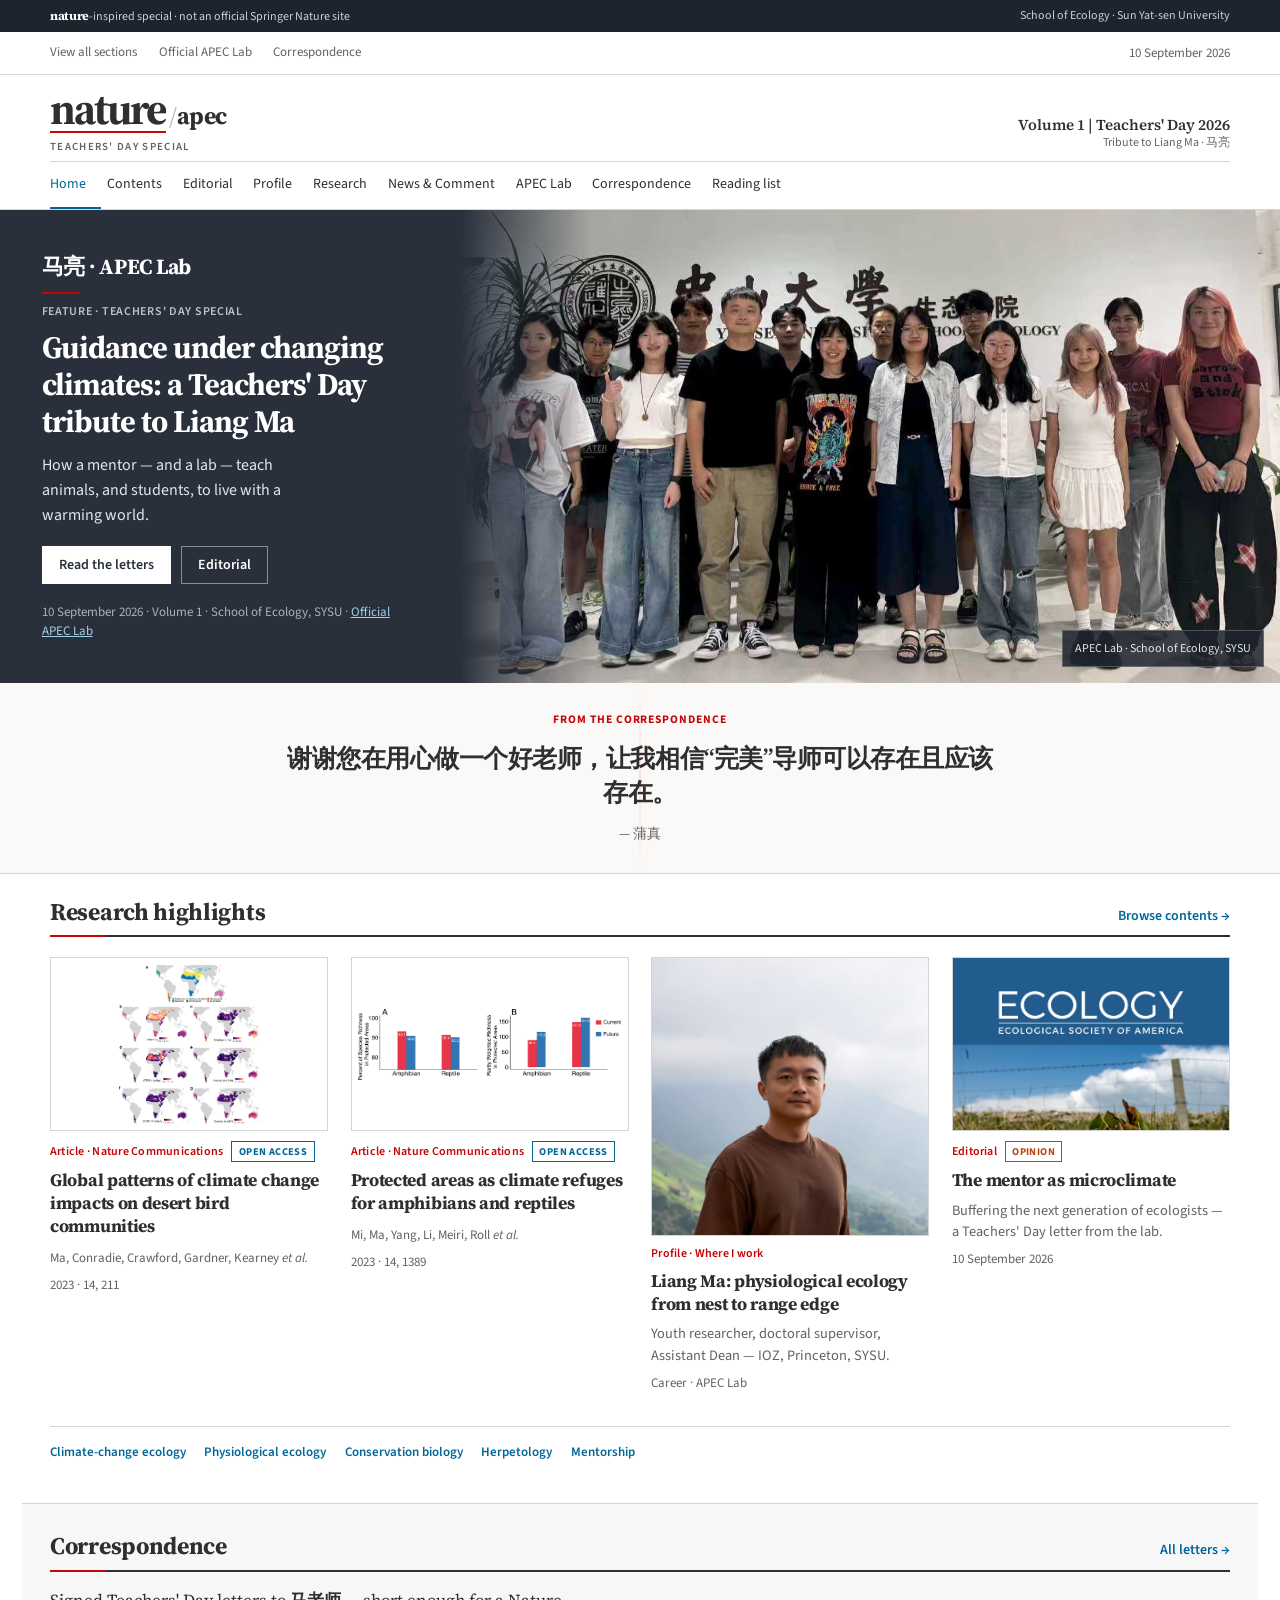
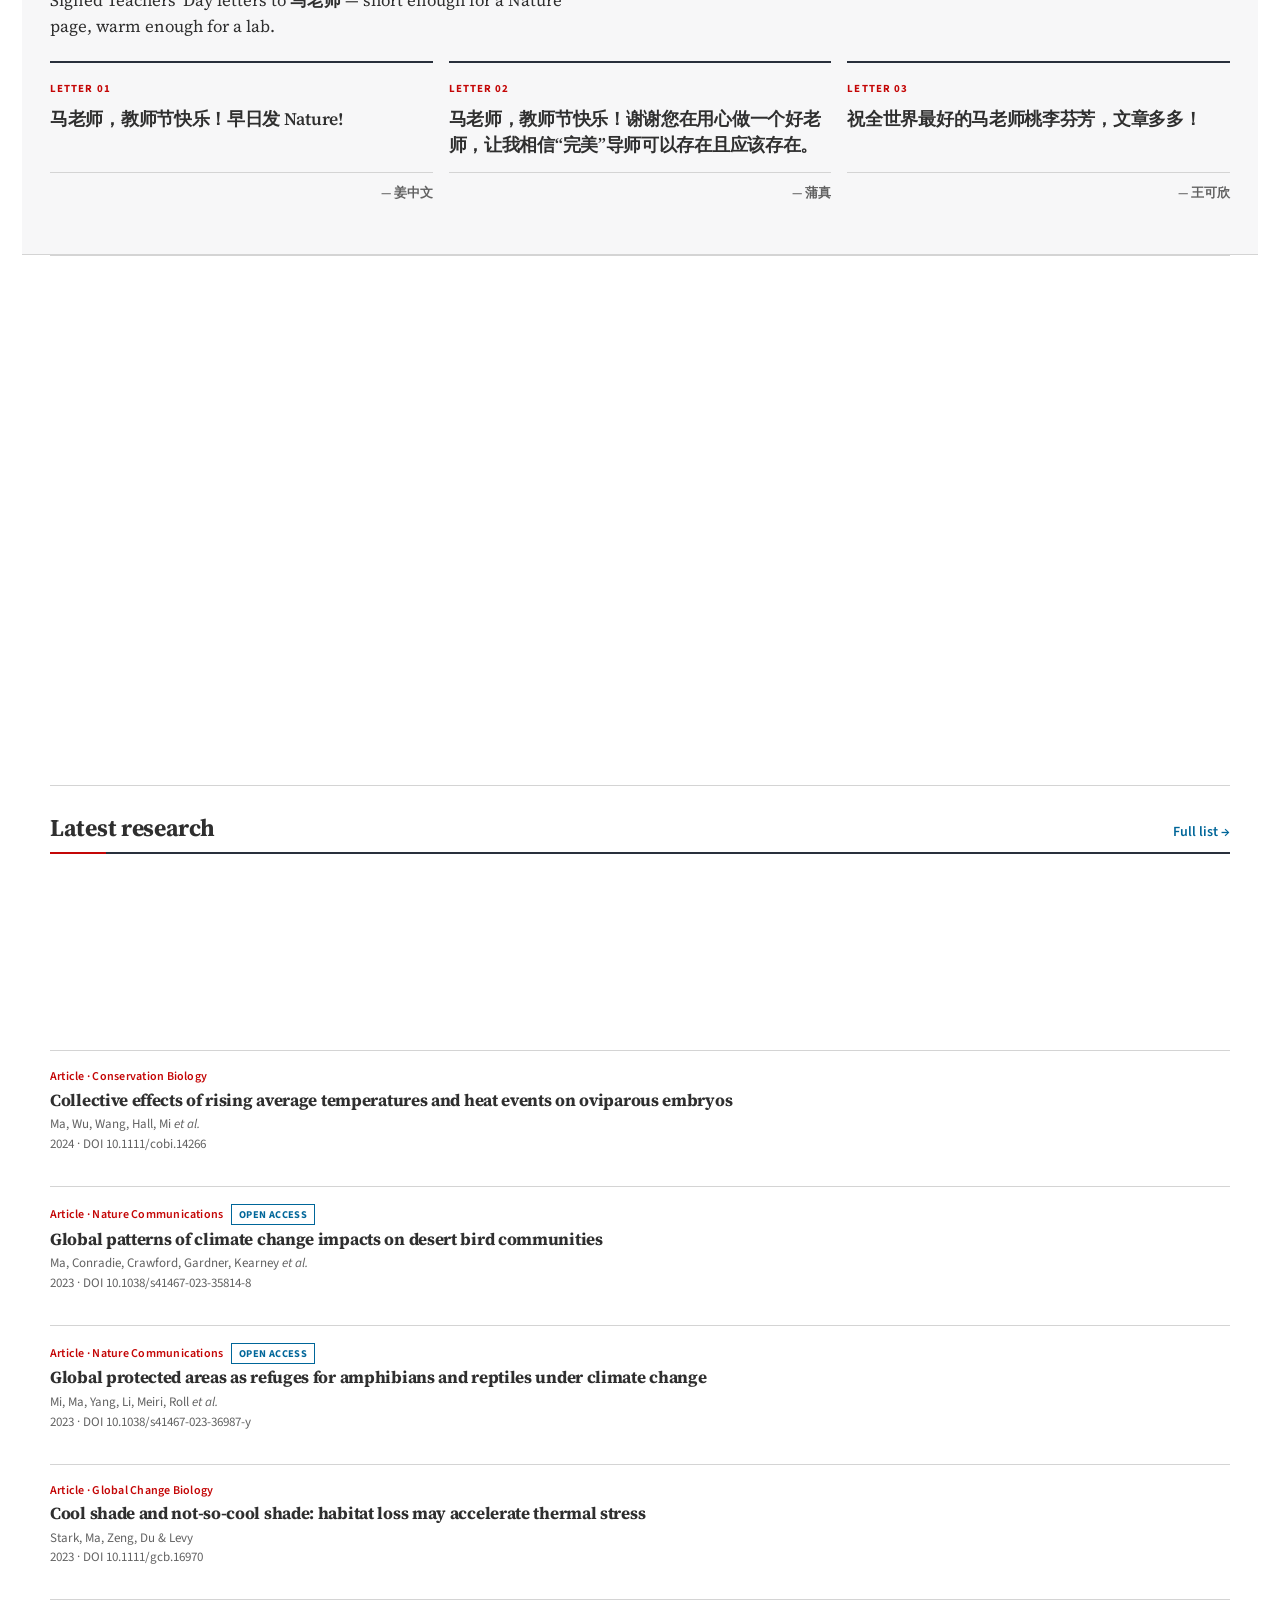
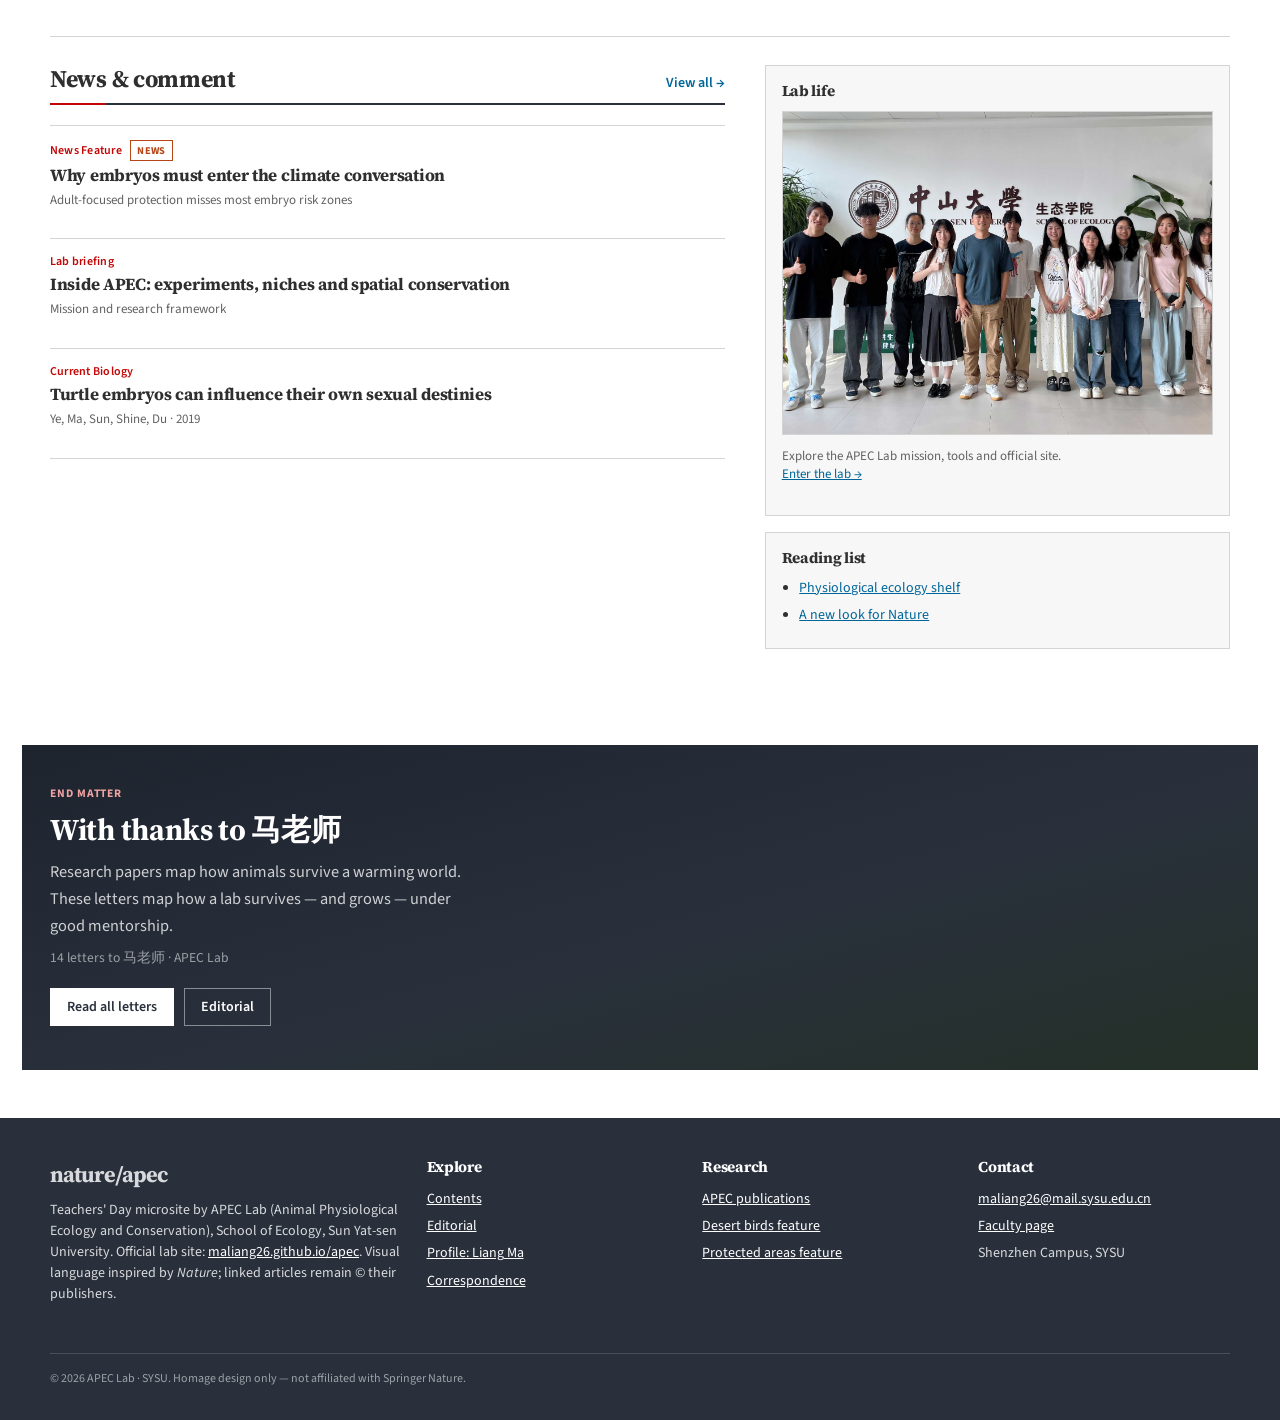
<file: index.html>
<!DOCTYPE html>
<html lang="zh-CN">
<head>
  <meta charset="UTF-8" />
  <meta name="viewport" content="width=device-width, initial-scale=1" />
  <title>apec | Teachers' Day Special 2026 — Tribute to Liang Ma</title>
  <meta name="description" content="A Nature-inspired Teachers' Day special honouring Prof. Liang Ma (马亮) and the APEC Lab at Sun Yat-sen University." />
  <meta property="og:title" content="Guidance under changing climates — Tribute to Liang Ma" />
  <meta property="og:description" content="APEC Lab Teachers' Day special: editorial, research, and signed letters to 马老师." />
  <meta property="og:type" content="website" />
  <meta property="og:url" content="https://dongshg3.github.io/apec-teachers-day-2026/" />
  <meta property="og:image" content="https://dongshg3.github.io/apec-teachers-day-2026/assets/group.jpg" />
  <link rel="canonical" href="https://dongshg3.github.io/apec-teachers-day-2026/" />
  <meta name="theme-color" content="#29303c" />
  <link rel="stylesheet" href="css/nature-apec.css?v=20260910e" />
</head>
<body>
  <a class="u-skip" href="#main">Skip to content</a>
  <div data-site-header></div>

  <main id="main">
    <section class="c-hero" aria-label="Featured">
      <div class="c-hero__copy">
        <p class="c-hero__brand">马亮 · APEC Lab</p>
        <p class="kicker">Feature · Teachers' Day special</p>
        <h1 class="c-hero__title">Guidance under changing climates: a Teachers' Day tribute to Liang Ma</h1>
        <p class="c-hero__standfirst">
          How a mentor — and a lab — teach animals, and students, to live with a warming world.
        </p>
        <div class="c-hero__actions">
          <a class="c-btn c-btn--light" href="pages/correspondence.html">Read the letters</a>
          <a class="c-btn c-btn--ghost" href="pages/editorial.html">Editorial</a>
        </div>
        <p class="c-hero__meta">10 September 2026 · Volume 1 · School of Ecology, SYSU · <a href="https://maliang26.github.io/apec/" rel="noopener" target="_blank">Official APEC Lab</a></p>
      </div>
      <div class="c-hero__media" aria-label="APEC Lab group photo">
        <img
          class="c-hero__img"
          src="assets/group.jpg"
          alt="APEC Lab group photo, School of Ecology, Sun Yat-sen University"
          width="1600"
          height="900"
          fetchpriority="high"
        />
        <div class="c-hero__photo-slot">APEC Lab · School of Ecology, SYSU</div>
      </div>
    </section>

    <aside class="c-pullband" aria-label="From correspondence">
      <div class="u-container c-pullband__inner">
        <p class="c-pullband__kicker">From the correspondence</p>
        <blockquote class="c-pullband__quote" data-pull-quote>
          谢谢您在用心做一个好老师，让我相信“完美”导师可以存在且应该存在。
        </blockquote>
        <p class="c-pullband__by" data-pull-by>— 蒲真</p>
      </div>
    </aside>

    <div class="u-container">
      <section class="c-section c-section--flush">
        <div class="c-section__head">
          <h2>Research highlights</h2>
          <a href="pages/contents.html">Browse contents →</a>
        </div>
        <div class="c-feature-grid">
          <article class="c-card reveal">
            <div class="c-card__media c-card__media--figure">
              <img src="assets/figures/fig-desert-1.png" alt="Desert bird climate impacts figure" width="800" height="500" loading="lazy" />
            </div>
            <div class="c-card__type">Article · Nature Communications <span class="c-badge c-badge--oa">Open Access</span></div>
            <h3 class="c-card__title"><a href="pages/article-desert-birds.html">Global patterns of climate change impacts on desert bird communities</a></h3>
            <p class="c-authors">Ma, Conradie, Crawford, Gardner, Kearney <em>et al.</em></p>
            <p class="meta">2023 · 14, 211</p>
          </article>

          <article class="c-card reveal">
            <div class="c-card__media c-card__media--figure">
              <img src="assets/figures/fig-pa-1.png" alt="Protected areas herpetofauna figure" width="800" height="500" loading="lazy" />
            </div>
            <div class="c-card__type">Article · Nature Communications <span class="c-badge c-badge--oa">Open Access</span></div>
            <h3 class="c-card__title"><a href="pages/article-protected-areas.html">Protected areas as climate refuges for amphibians and reptiles</a></h3>
            <p class="c-authors">Mi, Ma, Yang, Li, Meiri, Roll <em>et al.</em></p>
            <p class="meta">2023 · 14, 1389</p>
          </article>

          <article class="c-card reveal">
            <div class="c-card__media c-card__media--portrait">
              <img src="assets/mentor.jpg" alt="马亮 Liang Ma" width="800" height="800" loading="lazy" />
            </div>
            <div class="c-card__type">Profile · Where I work</div>
            <h3 class="c-card__title"><a href="pages/profile.html">Liang Ma: physiological ecology from nest to range edge</a></h3>
            <p class="c-card__excerpt">Youth researcher, doctoral supervisor, Assistant Dean — IOZ, Princeton, SYSU.</p>
            <p class="meta">Career · APEC Lab</p>
          </article>

          <article class="c-card reveal">
            <div class="c-card__media c-card__media--cover">
              <img src="assets/figures/cover-ecology-2024.jpg" alt="Ecology 2024 cover" width="800" height="500" loading="lazy" />
            </div>
            <div class="c-card__type">Editorial <span class="c-badge c-badge--news">Opinion</span></div>
            <h3 class="c-card__title"><a href="pages/editorial.html">The mentor as microclimate</a></h3>
            <p class="c-card__excerpt">Buffering the next generation of ecologists — a Teachers' Day letter from the lab.</p>
            <p class="meta">10 September 2026</p>
          </article>
        </div>

        <div class="c-subjects" aria-label="Subjects">
          <a href="pages/research.html">Climate-change ecology</a>
          <a href="pages/research.html">Physiological ecology</a>
          <a href="pages/lab.html">Conservation biology</a>
          <a href="pages/reading.html">Herpetology</a>
          <a href="pages/correspondence.html">Mentorship</a>
        </div>
      </section>

      <section class="c-section c-letters-board" aria-labelledby="letters-heading">
        <div class="c-section__head">
          <h2 id="letters-heading">Correspondence</h2>
          <a href="pages/correspondence.html">All letters →</a>
        </div>
        <p class="c-letters-board__lead">
          Signed Teachers' Day letters to <strong>马老师</strong> — short enough for a Nature page, warm enough for a lab.
        </p>
        <div class="c-letters-board__grid" data-home-letters></div>
      </section>

      <section class="c-section c-section--issue">
        <div class="c-issue-strip reveal">
          <article class="c-issue-cover">
            <a class="c-issue-cover__link" href="pages/contents.html" aria-label="Browse Teachers' Day 2026 contents">
              <div class="c-issue-cover__art">
                <div class="c-issue-cover__top">
                  <div class="c-issue-cover__vol">Special issue</div>
                  <h2 class="c-issue-cover__title">Teachers' Day<br />2026</h2>
                  <div class="c-issue-cover__rule" aria-hidden="true"></div>
                </div>
                <div class="c-issue-cover__meta">
                  <span>Volume 1</span>
                  <span>10 September 2026</span>
                  <span data-issue-letters>Tribute to 马亮</span>
                </div>
              </div>
            </a>
            <div class="c-issue-cover__body">
              <p class="meta" style="margin:0 0 0.55rem;">APEC Lab special — visual language inspired by <em>Nature</em>.</p>
              <a class="c-issue-cover__cta" href="pages/contents.html">View contents <span aria-hidden="true">→</span></a>
            </div>
          </article>
          <div class="c-trending">
            <div class="c-trending__head">
              <h2>In this issue</h2>
              <a class="c-trending__more" href="pages/contents.html">All sections →</a>
            </div>
            <ol>
              <li>
                <div>
                  <a href="pages/editorial.html">The mentor as microclimate</a>
                  <p class="meta">Editorial</p>
                </div>
              </li>
              <li>
                <div>
                  <a href="pages/correspondence.html">Letters to 马老师</a>
                  <p class="meta" data-letters-count-label>Correspondence</p>
                </div>
              </li>
              <li>
                <div>
                  <a href="pages/article-desert-birds.html">Desert bird communities under climate change</a>
                  <p class="meta">Nature Communications</p>
                </div>
              </li>
              <li>
                <div>
                  <a href="pages/news.html">Why embryos must enter the climate conversation</a>
                  <p class="meta">News Feature</p>
                </div>
              </li>
            </ol>
          </div>
        </div>
      </section>

      <section class="c-section">
        <div class="c-section__head">
          <h2>Latest research</h2>
          <a href="pages/research.html">Full list →</a>
        </div>
        <div class="c-research-lead reveal">
          <div class="c-research-lead__media">
            <img src="assets/figures/cover-nature-623.jpg" alt="Nature volume 623 cover" loading="lazy" />
          </div>
          <div class="c-research-lead__body">
            <div class="c-card__type">Journal cover · Nature</div>
            <h3 class="c-list__title" style="margin-top:0.35rem;">
              <a href="https://www.nature.com/articles/s41586-023-06625-0" rel="noopener" target="_blank">Assessing the illegal hunting of native wildlife in China</a>
            </h3>
            <p class="c-authors">Liang, Giam, Hu, Ma &amp; Wilcove (2023)</p>
            <p class="meta" style="margin:0;">Nature 623 — Ma as co-author. Cover art © Springer Nature.</p>
          </div>
        </div>
        <ul class="c-list">
          <li class="reveal">
            <div class="c-card__type">Article · Conservation Biology</div>
            <h3 class="c-list__title"><a href="https://doi.org/10.1111/cobi.14266" rel="noopener" target="_blank">Collective effects of rising average temperatures and heat events on oviparous embryos</a></h3>
            <p class="c-authors">Ma, Wu, Wang, Hall, Mi <em>et al.</em></p>
            <p class="meta">2024 · DOI 10.1111/cobi.14266</p>
          </li>
          <li class="reveal">
            <div class="c-card__type">Article · Nature Communications <span class="c-badge c-badge--oa">Open Access</span></div>
            <h3 class="c-list__title"><a href="pages/article-desert-birds.html">Global patterns of climate change impacts on desert bird communities</a></h3>
            <p class="c-authors">Ma, Conradie, Crawford, Gardner, Kearney <em>et al.</em></p>
            <p class="meta">2023 · DOI 10.1038/s41467-023-35814-8</p>
          </li>
          <li class="reveal">
            <div class="c-card__type">Article · Nature Communications <span class="c-badge c-badge--oa">Open Access</span></div>
            <h3 class="c-list__title"><a href="pages/article-protected-areas.html">Global protected areas as refuges for amphibians and reptiles under climate change</a></h3>
            <p class="c-authors">Mi, Ma, Yang, Li, Meiri, Roll <em>et al.</em></p>
            <p class="meta">2023 · DOI 10.1038/s41467-023-36987-y</p>
          </li>
          <li class="reveal">
            <div class="c-card__type">Article · Global Change Biology</div>
            <h3 class="c-list__title"><a href="https://doi.org/10.1111/gcb.16970" rel="noopener" target="_blank">Cool shade and not-so-cool shade: habitat loss may accelerate thermal stress</a></h3>
            <p class="c-authors">Stark, Ma, Zeng, Du &amp; Levy</p>
            <p class="meta">2023 · DOI 10.1111/gcb.16970</p>
          </li>
        </ul>
      </section>

      <section class="c-section">
        <div class="c-split c-split--news">
          <div>
            <div class="c-section__head">
              <h2>News &amp; comment</h2>
              <a href="pages/news.html">View all →</a>
            </div>
            <ul class="c-list c-list--tight">
              <li class="reveal">
                <div class="c-card__type">News Feature <span class="c-badge c-badge--news">News</span></div>
                <h3 class="c-list__title"><a href="pages/news.html">Why embryos must enter the climate conversation</a></h3>
                <p class="meta">Adult-focused protection misses most embryo risk zones</p>
              </li>
              <li class="reveal">
                <div class="c-card__type">Lab briefing</div>
                <h3 class="c-list__title"><a href="pages/lab.html">Inside APEC: experiments, niches and spatial conservation</a></h3>
                <p class="meta">Mission and research framework</p>
              </li>
              <li class="reveal">
                <div class="c-card__type">Current Biology</div>
                <h3 class="c-list__title"><a href="https://doi.org/10.1016/j.cub.2019.06.038" rel="noopener" target="_blank">Turtle embryos can influence their own sexual destinies</a></h3>
                <p class="meta">Ye, Ma, Sun, Shine, Du · 2019</p>
              </li>
            </ul>
          </div>
          <aside class="c-aside c-aside--home">
            <div class="c-aside__box">
              <h3>Lab life</h3>
              <a href="pages/lab.html" class="c-aside__photo">
                <img src="assets/group-2024.jpg" alt="APEC Lab group" loading="lazy" />
              </a>
              <p class="meta" style="margin:0.75rem 0 0;">Explore the APEC Lab mission, tools and official site.</p>
              <p class="meta"><a href="pages/lab.html">Enter the lab →</a></p>
            </div>
            <div class="c-aside__box">
              <h3>Reading list</h3>
              <ul>
                <li><a href="pages/reading.html">Physiological ecology shelf</a></li>
                <li><a href="https://www.nature.com/articles/d41586-019-03167-2" rel="noopener" target="_blank">A new look for Nature</a></li>
              </ul>
            </div>
          </aside>
        </div>
      </section>

      <section class="c-closing reveal" aria-label="Issue close">
        <div class="c-closing__inner">
          <p class="c-closing__kicker">End matter</p>
          <h2 class="c-closing__title">With thanks to 马老师</h2>
          <p class="c-closing__text">
            Research papers map how animals survive a warming world. These letters map how a lab survives — and grows — under good mentorship.
          </p>
          <p class="c-closing__meta" data-closing-meta></p>
          <div class="c-closing__actions">
            <a class="c-btn c-btn--light" href="pages/correspondence.html">Read all letters</a>
            <a class="c-btn c-btn--ghost" href="pages/editorial.html">Editorial</a>
          </div>
        </div>
      </section>
    </div>
  </main>

  <div data-site-footer></div>
  <script src="js/blessings-data.js?v=20260910e"></script>
  <script src="js/main.js?v=20260910e"></script>
</body>
</html>
</file>
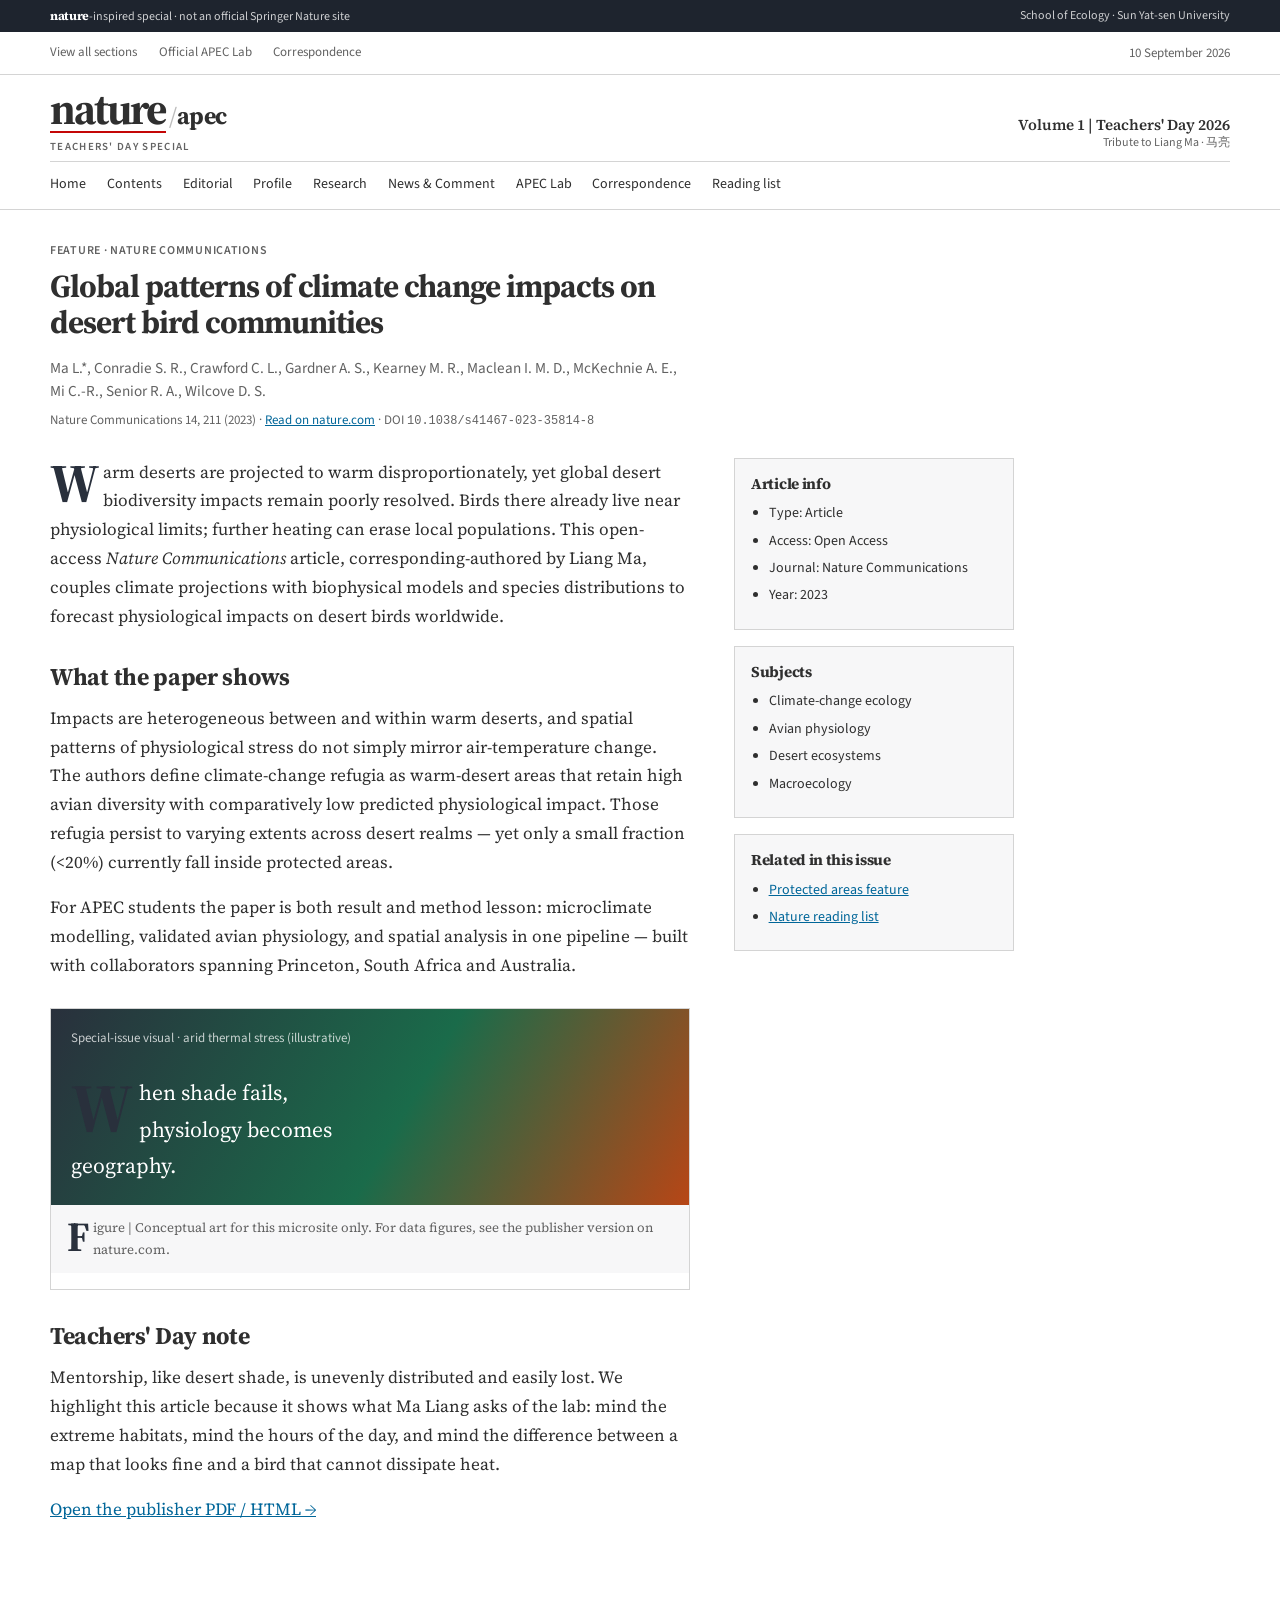
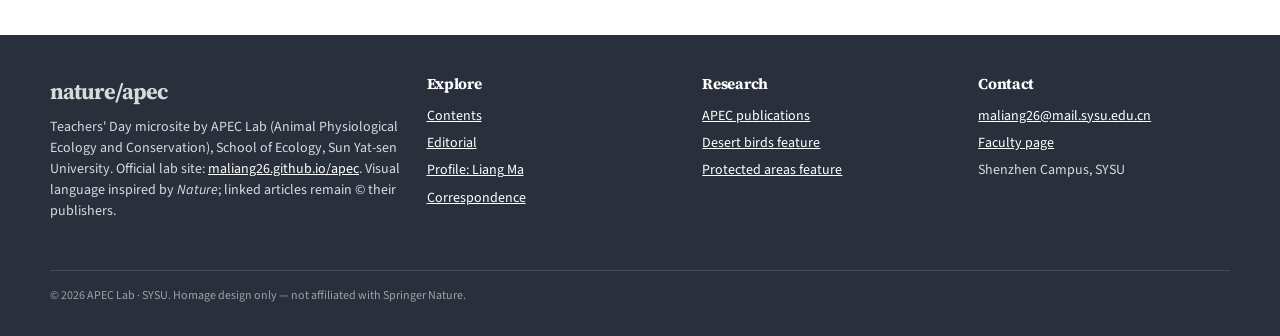
<file: pages/article-desert-birds.html>
<!DOCTYPE html>
<html lang="zh-CN">
<head>
  <meta charset="UTF-8" />
  <meta name="viewport" content="width=device-width, initial-scale=1" />
  <title>Feature | Desert bird communities under climate change</title>
  <link rel="stylesheet" href="../css/nature-apec.css?v=20260910e" />
</head>
<body>
  <div data-site-header></div>
  <main class="c-article">
    <div class="u-container">
      <header class="c-article__header">
        <p class="kicker">Feature · Nature Communications</p>
        <h1 class="c-article__title">Global patterns of climate change impacts on desert bird communities</h1>
        <p class="c-article__authors">
          Ma L.*, Conradie S. R., Crawford C. L., Gardner A. S., Kearney M. R., Maclean I. M. D., McKechnie A. E., Mi C.-R., Senior R. A., Wilcove D. S.
        </p>
        <p class="meta">
          Nature Communications 14, 211 (2023) ·
          <a href="https://www.nature.com/articles/s41467-023-35814-8" target="_blank" rel="noopener">Read on nature.com</a> ·
          DOI <span class="c-doi">10.1038/s41467-023-35814-8</span>
        </p>
      </header>

      <div class="c-article__body">
        <article class="c-article__prose">
          <p>
            Warm deserts are projected to warm disproportionately, yet global desert biodiversity impacts remain poorly resolved. Birds there already live near physiological limits; further heating can erase local populations. This open-access <em>Nature Communications</em> article, corresponding-authored by Liang Ma, couples climate projections with biophysical models and species distributions to forecast physiological impacts on desert birds worldwide.
          </p>
          <h2>What the paper shows</h2>
          <p>
            Impacts are heterogeneous between and within warm deserts, and spatial patterns of physiological stress do not simply mirror air-temperature change. The authors define climate-change refugia as warm-desert areas that retain high avian diversity with comparatively low predicted physiological impact. Those refugia persist to varying extents across desert realms — yet only a small fraction (&lt;20%) currently fall inside protected areas.
          </p>
          <p>
            For APEC students the paper is both result and method lesson: microclimate modelling, validated avian physiology, and spatial analysis in one pipeline — built with collaborators spanning Princeton, South Africa and Australia.
          </p>
          <div class="c-figure reveal">
            <div class="c-figure__canvas" style="background: linear-gradient(120deg, #29303c, #1a6b4a 55%, #b74616);">
              <div class="meta" style="color: rgba(255,255,255,.75);">Special-issue visual · arid thermal stress (illustrative)</div>
              <p style="font-family: var(--serif); font-size: 1.35rem; margin: 1rem 0 0; max-width: 28ch;">When shade fails, physiology becomes geography.</p>
            </div>
            <p class="c-figure__caption">
              Figure | Conceptual art for this microsite only. For data figures, see the publisher version on nature.com.
            </p>
          </div>
          <h2>Teachers' Day note</h2>
          <p>
            Mentorship, like desert shade, is unevenly distributed and easily lost. We highlight this article because it shows what Ma Liang asks of the lab: mind the extreme habitats, mind the hours of the day, and mind the difference between a map that looks fine and a bird that cannot dissipate heat.
          </p>
          <p>
            <a href="https://www.nature.com/articles/s41467-023-35814-8" target="_blank" rel="noopener">Open the publisher PDF / HTML →</a>
          </p>
        </article>

        <aside class="c-aside">
          <div class="c-aside__box">
            <h3>Article info</h3>
            <ul>
              <li>Type: Article</li>
              <li>Access: Open Access</li>
              <li>Journal: Nature Communications</li>
              <li>Year: 2023</li>
            </ul>
          </div>
          <div class="c-aside__box">
            <h3>Subjects</h3>
            <ul>
              <li>Climate-change ecology</li>
              <li>Avian physiology</li>
              <li>Desert ecosystems</li>
              <li>Macroecology</li>
            </ul>
          </div>
          <div class="c-aside__box">
            <h3>Related in this issue</h3>
            <ul>
              <li><a href="article-protected-areas.html">Protected areas feature</a></li>
              <li><a href="reading.html">Nature reading list</a></li>
            </ul>
          </div>
        </aside>
      </div>
    </div>
  </main>
  <div data-site-footer></div>
  <script src="../js/main.js?v=20260910e"></script>
</body>
</html>
</file>
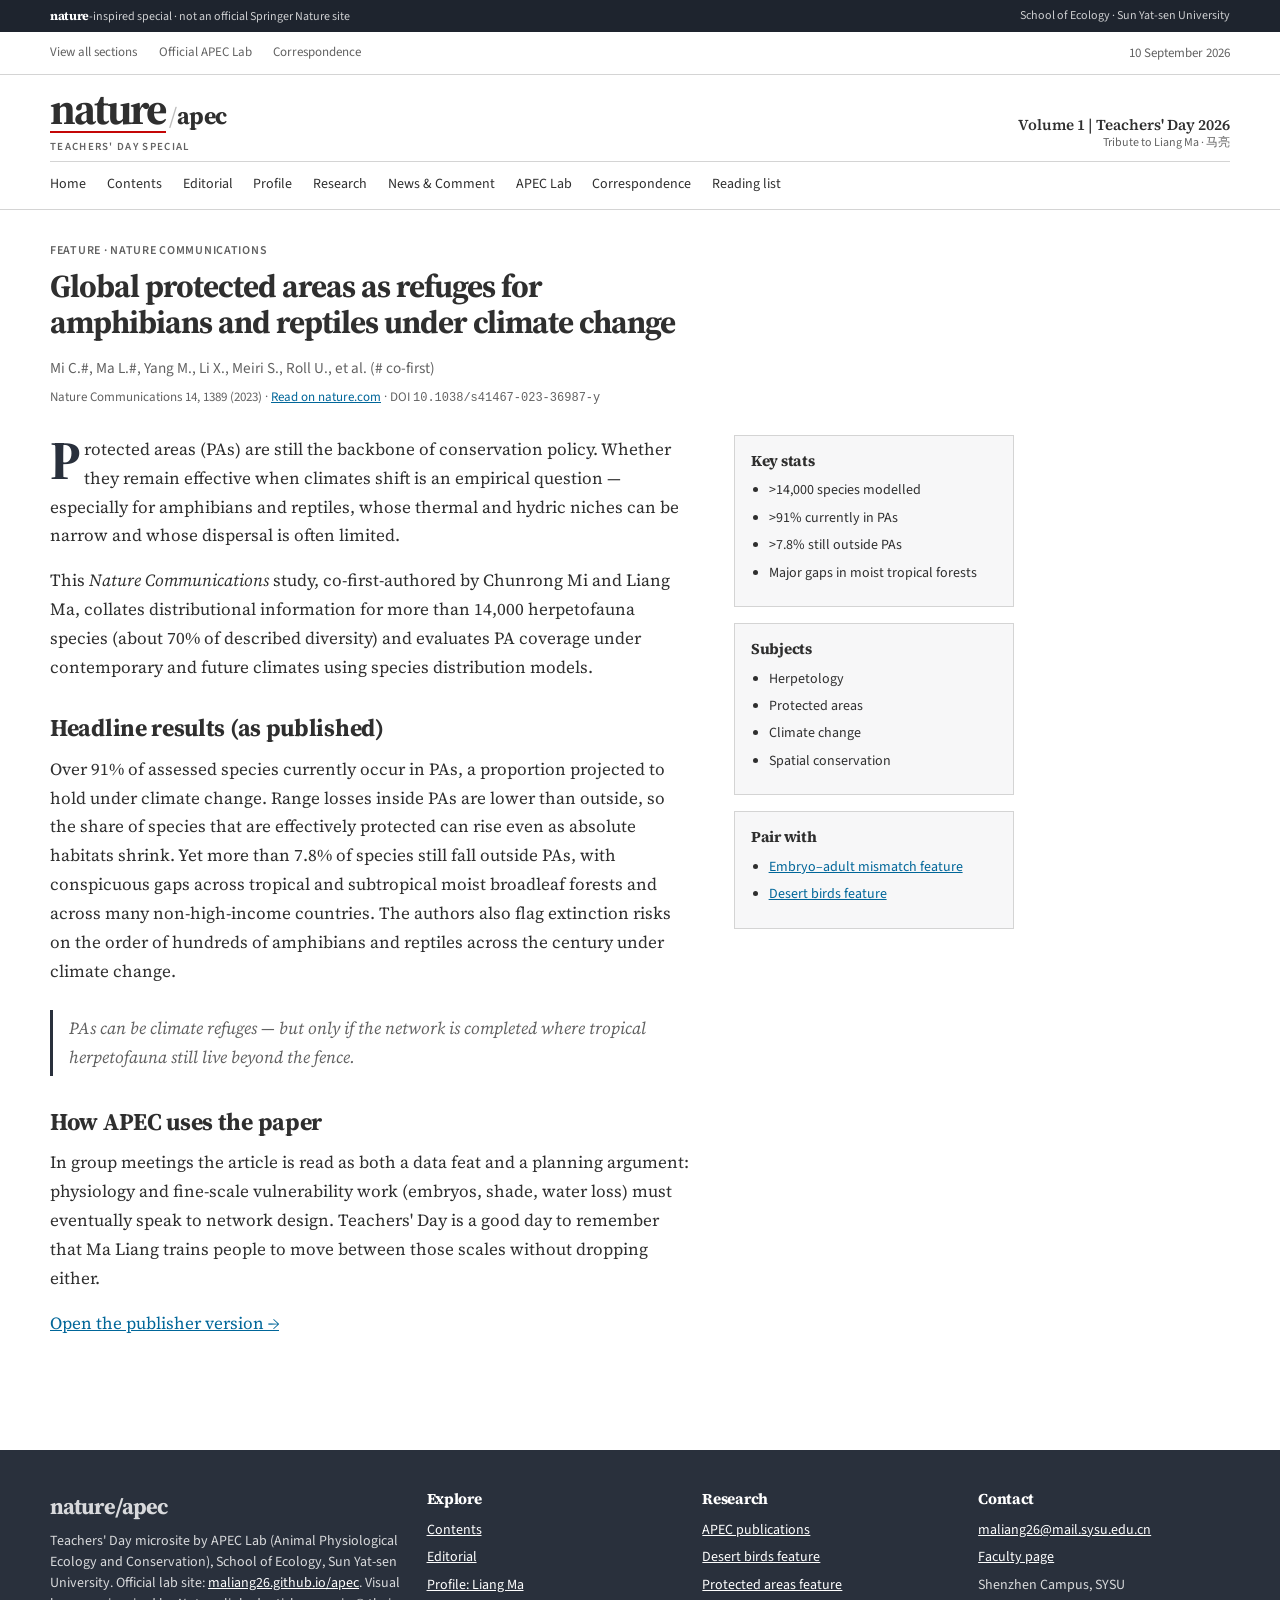
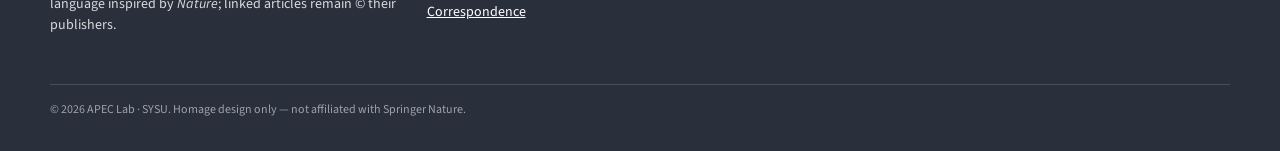
<file: pages/article-protected-areas.html>
<!DOCTYPE html>
<html lang="zh-CN">
<head>
  <meta charset="UTF-8" />
  <meta name="viewport" content="width=device-width, initial-scale=1" />
  <title>Feature | Protected areas as herpetofauna refuges</title>
  <link rel="stylesheet" href="../css/nature-apec.css?v=20260910e" />
</head>
<body>
  <div data-site-header></div>
  <main class="c-article">
    <div class="u-container">
      <header class="c-article__header">
        <p class="kicker">Feature · Nature Communications</p>
        <h1 class="c-article__title">Global protected areas as refuges for amphibians and reptiles under climate change</h1>
        <p class="c-article__authors">
          Mi C.#, Ma L.#, Yang M., Li X., Meiri S., Roll U., et al. (# co-first)
        </p>
        <p class="meta">
          Nature Communications 14, 1389 (2023) ·
          <a href="https://www.nature.com/articles/s41467-023-36987-y" target="_blank" rel="noopener">Read on nature.com</a> ·
          DOI <span class="c-doi">10.1038/s41467-023-36987-y</span>
        </p>
      </header>

      <div class="c-article__body">
        <article class="c-article__prose">
          <p>
            Protected areas (PAs) are still the backbone of conservation policy. Whether they remain effective when climates shift is an empirical question — especially for amphibians and reptiles, whose thermal and hydric niches can be narrow and whose dispersal is often limited.
          </p>
          <p>
            This <em>Nature Communications</em> study, co-first-authored by Chunrong Mi and Liang Ma, collates distributional information for more than 14,000 herpetofauna species (about 70% of described diversity) and evaluates PA coverage under contemporary and future climates using species distribution models.
          </p>
          <h2>Headline results (as published)</h2>
          <p>
            Over 91% of assessed species currently occur in PAs, a proportion projected to hold under climate change. Range losses inside PAs are lower than outside, so the share of species that are effectively protected can rise even as absolute habitats shrink. Yet more than 7.8% of species still fall outside PAs, with conspicuous gaps across tropical and subtropical moist broadleaf forests and across many non-high-income countries. The authors also flag extinction risks on the order of hundreds of amphibians and reptiles across the century under climate change.
          </p>
          <blockquote>
            PAs can be climate refuges — but only if the network is completed where tropical herpetofauna still live beyond the fence.
          </blockquote>
          <h2>How APEC uses the paper</h2>
          <p>
            In group meetings the article is read as both a data feat and a planning argument: physiology and fine-scale vulnerability work (embryos, shade, water loss) must eventually speak to network design. Teachers' Day is a good day to remember that Ma Liang trains people to move between those scales without dropping either.
          </p>
          <p>
            <a href="https://www.nature.com/articles/s41467-023-36987-y" target="_blank" rel="noopener">Open the publisher version →</a>
          </p>
        </article>

        <aside class="c-aside">
          <div class="c-aside__box">
            <h3>Key stats</h3>
            <ul>
              <li>&gt;14,000 species modelled</li>
              <li>&gt;91% currently in PAs</li>
              <li>&gt;7.8% still outside PAs</li>
              <li>Major gaps in moist tropical forests</li>
            </ul>
          </div>
          <div class="c-aside__box">
            <h3>Subjects</h3>
            <ul>
              <li>Herpetology</li>
              <li>Protected areas</li>
              <li>Climate change</li>
              <li>Spatial conservation</li>
            </ul>
          </div>
          <div class="c-aside__box">
            <h3>Pair with</h3>
            <ul>
              <li><a href="news.html">Embryo–adult mismatch feature</a></li>
              <li><a href="article-desert-birds.html">Desert birds feature</a></li>
            </ul>
          </div>
        </aside>
      </div>
    </div>
  </main>
  <div data-site-footer></div>
  <script src="../js/main.js?v=20260910e"></script>
</body>
</html>
</file>
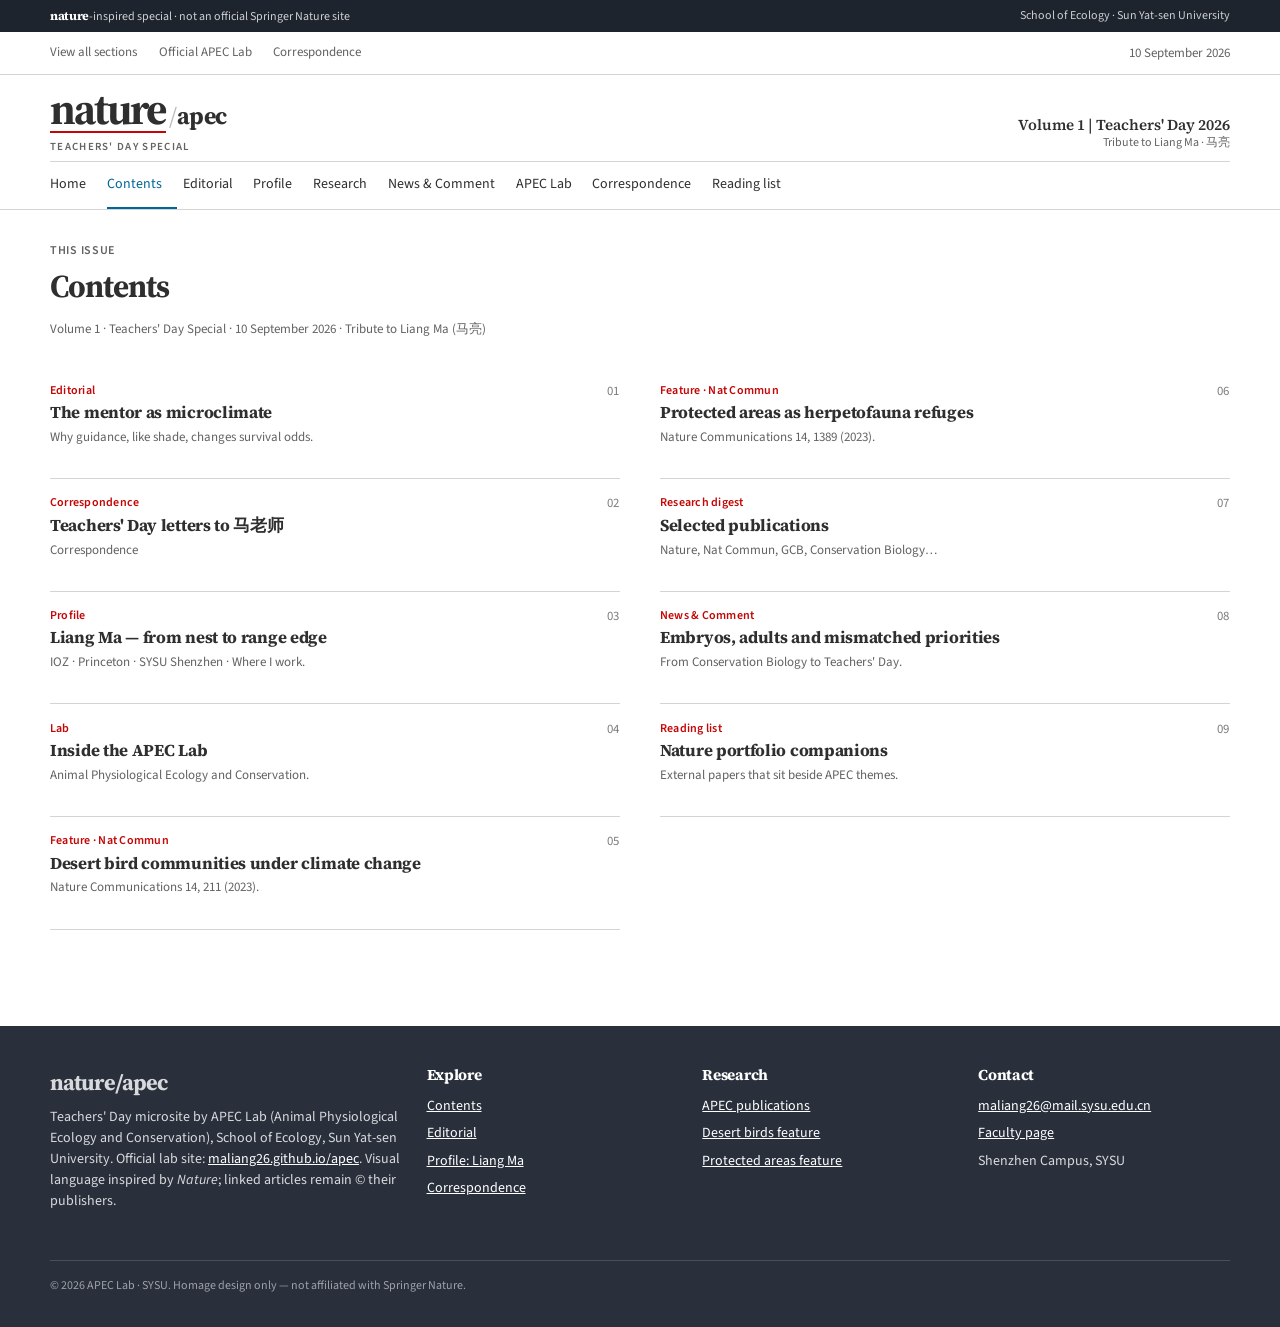
<file: pages/contents.html>
<!DOCTYPE html>
<html lang="zh-CN">
<head>
  <meta charset="UTF-8" />
  <meta name="viewport" content="width=device-width, initial-scale=1" />
  <title>Contents | apec special Teachers' Day 2026</title>
  <meta name="description" content="Table of contents for the APEC Lab Teachers' Day special honouring Liang Ma." />
  <link rel="stylesheet" href="../css/nature-apec.css?v=20260910e" />
</head>
<body>
  <a class="u-skip" href="#main">Skip to content</a>
  <div data-site-header></div>
  <main id="main" class="c-article">
    <div class="u-container">
      <header class="c-article__header">
        <p class="kicker">This issue</p>
        <h1 class="c-article__title">Contents</h1>
        <p class="meta">Volume 1 · Teachers' Day Special · 10 September 2026 · Tribute to Liang Ma (马亮)</p>
      </header>

      <div class="c-toc">
        <div class="c-toc__item reveal">
          <span class="c-toc__page">01</span>
          <div class="c-card__type">Editorial</div>
          <h2 class="c-list__title"><a href="editorial.html">The mentor as microclimate</a></h2>
          <p class="meta">Why guidance, like shade, changes survival odds.</p>
        </div>
        <div class="c-toc__item reveal">
          <span class="c-toc__page">02</span>
          <div class="c-card__type">Correspondence</div>
          <h2 class="c-list__title"><a href="correspondence.html">Teachers' Day letters to 马老师</a></h2>
          <p class="meta" data-letters-count-label>Correspondence</p>
        </div>
        <div class="c-toc__item reveal">
          <span class="c-toc__page">03</span>
          <div class="c-card__type">Profile</div>
          <h2 class="c-list__title"><a href="profile.html">Liang Ma — from nest to range edge</a></h2>
          <p class="meta">IOZ · Princeton · SYSU Shenzhen · Where I work.</p>
        </div>
        <div class="c-toc__item reveal">
          <span class="c-toc__page">04</span>
          <div class="c-card__type">Lab</div>
          <h2 class="c-list__title"><a href="lab.html">Inside the APEC Lab</a></h2>
          <p class="meta">Animal Physiological Ecology and Conservation.</p>
        </div>
        <div class="c-toc__item reveal">
          <span class="c-toc__page">05</span>
          <div class="c-card__type">Feature · Nat Commun</div>
          <h2 class="c-list__title"><a href="article-desert-birds.html">Desert bird communities under climate change</a></h2>
          <p class="meta">Nature Communications 14, 211 (2023).</p>
        </div>
        <div class="c-toc__item reveal">
          <span class="c-toc__page">06</span>
          <div class="c-card__type">Feature · Nat Commun</div>
          <h2 class="c-list__title"><a href="article-protected-areas.html">Protected areas as herpetofauna refuges</a></h2>
          <p class="meta">Nature Communications 14, 1389 (2023).</p>
        </div>
        <div class="c-toc__item reveal">
          <span class="c-toc__page">07</span>
          <div class="c-card__type">Research digest</div>
          <h2 class="c-list__title"><a href="research.html">Selected publications</a></h2>
          <p class="meta">Nature, Nat Commun, GCB, Conservation Biology…</p>
        </div>
        <div class="c-toc__item reveal">
          <span class="c-toc__page">08</span>
          <div class="c-card__type">News &amp; Comment</div>
          <h2 class="c-list__title"><a href="news.html">Embryos, adults and mismatched priorities</a></h2>
          <p class="meta">From Conservation Biology to Teachers' Day.</p>
        </div>
        <div class="c-toc__item reveal">
          <span class="c-toc__page">09</span>
          <div class="c-card__type">Reading list</div>
          <h2 class="c-list__title"><a href="reading.html">Nature portfolio companions</a></h2>
          <p class="meta">External papers that sit beside APEC themes.</p>
        </div>
      </div>
    </div>
  </main>
  <div data-site-footer></div>
  <script src="../js/blessings-data.js?v=20260910e"></script>
  <script src="../js/main.js?v=20260910e"></script>
</body>
</html>
</file>
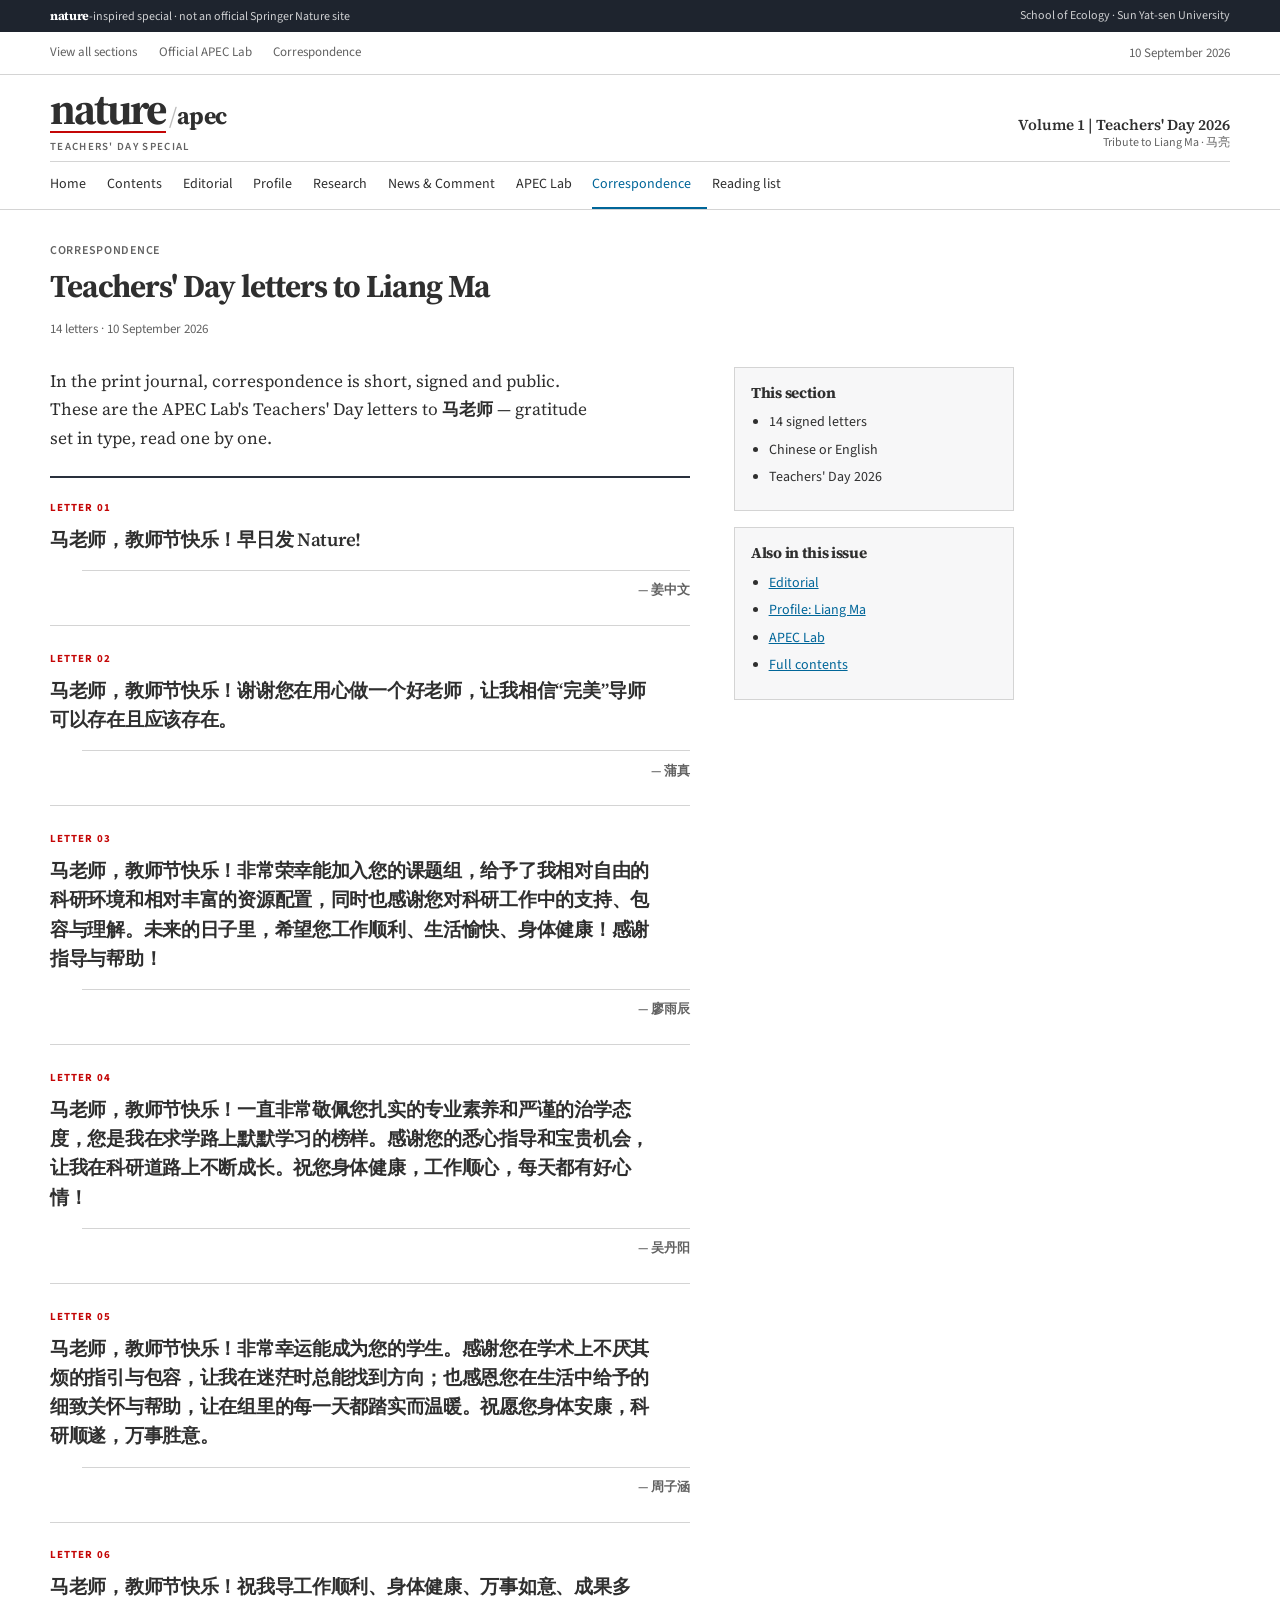
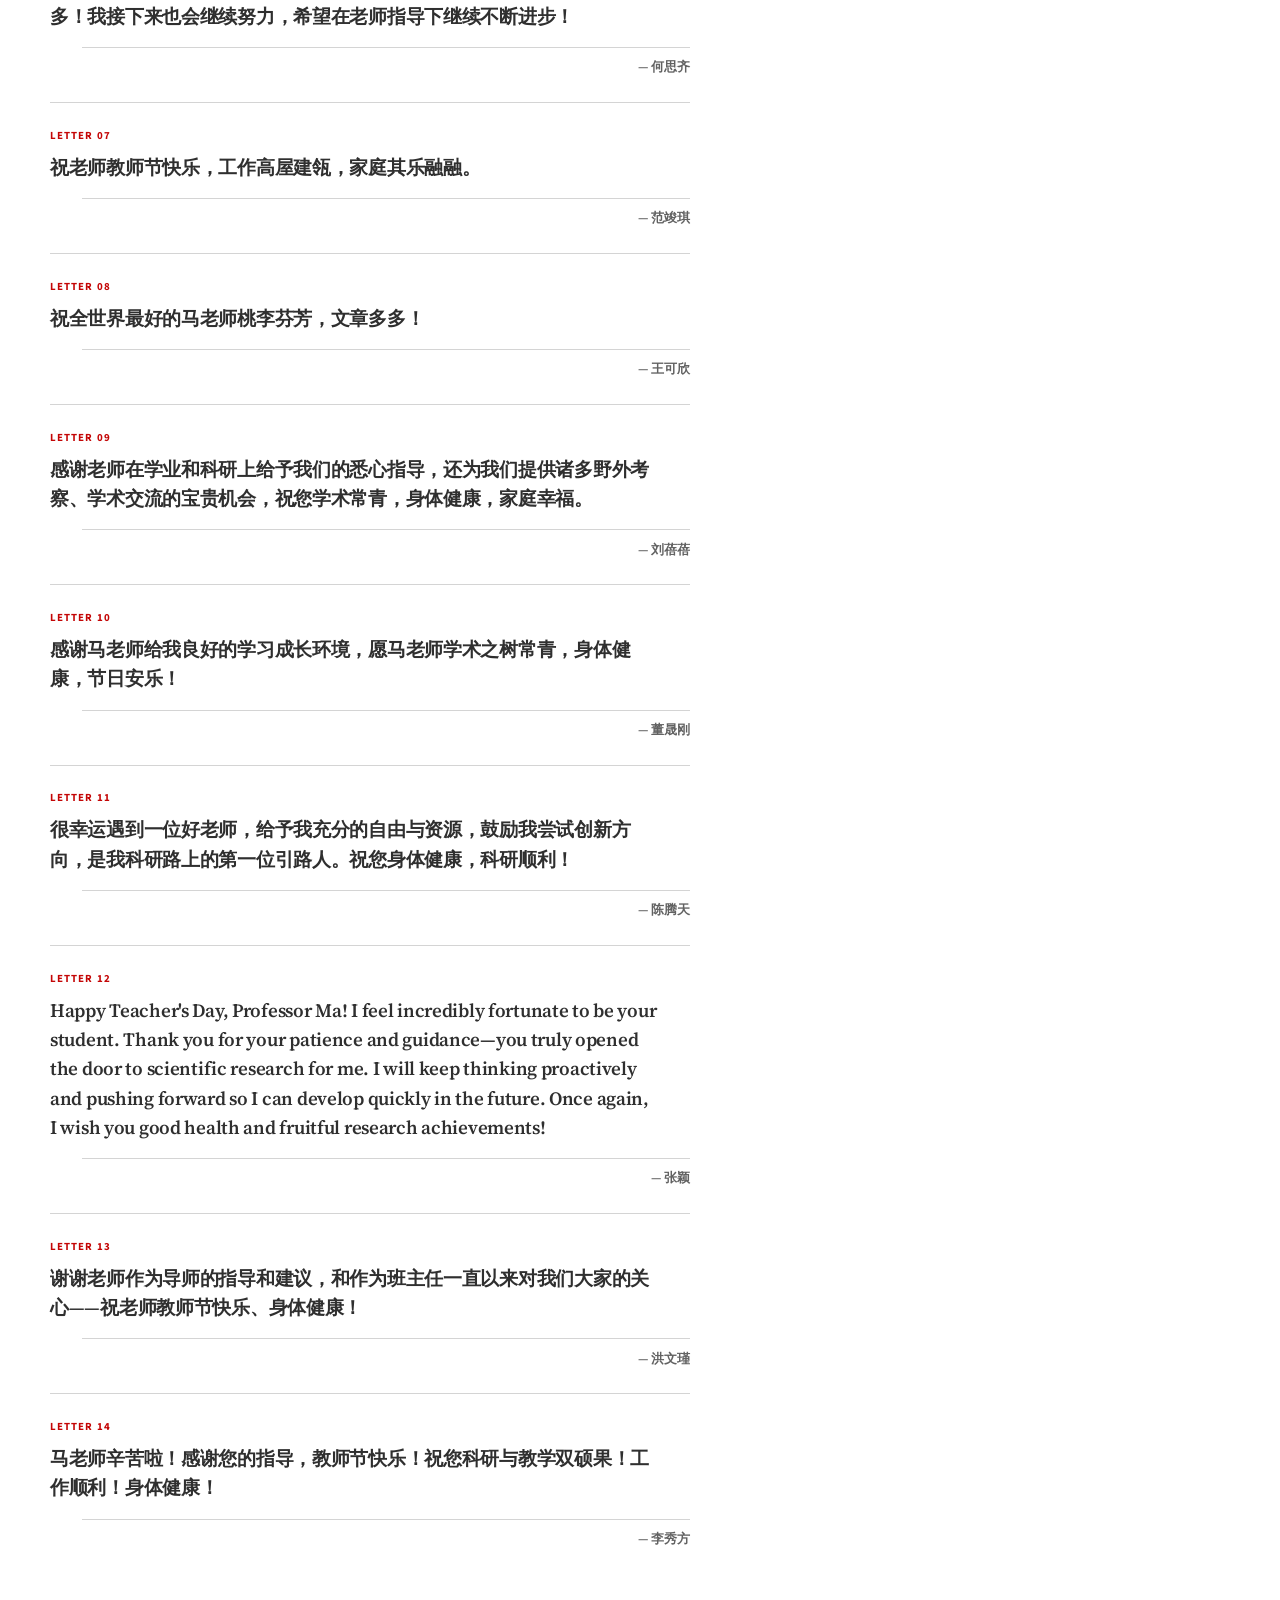
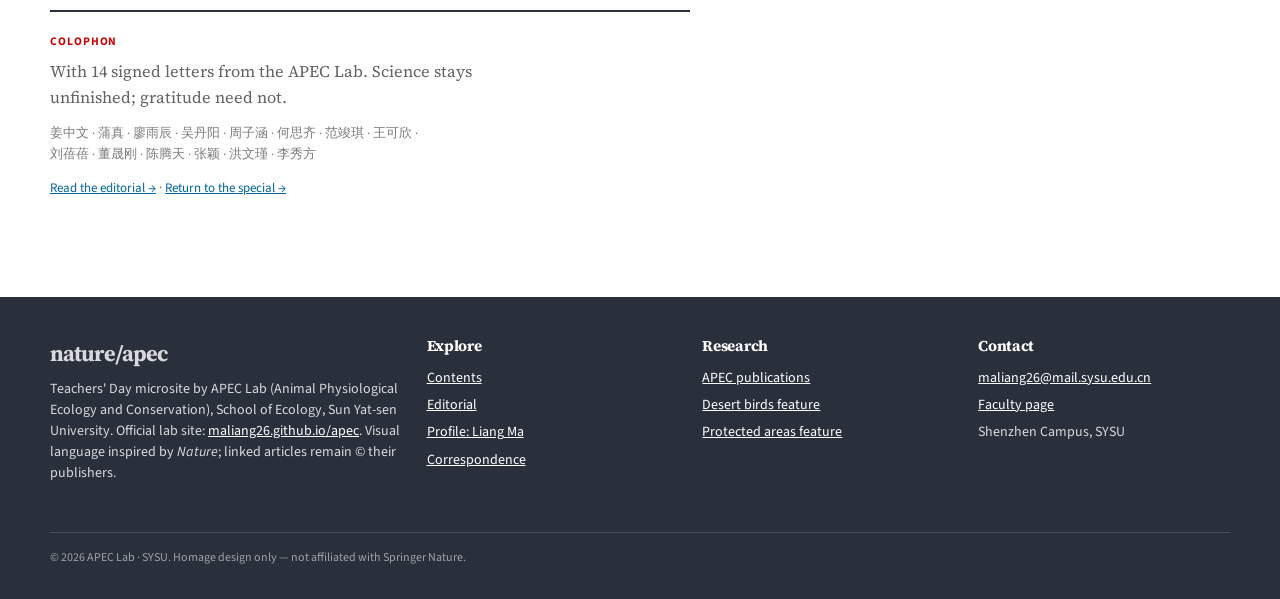
<file: pages/correspondence.html>
<!DOCTYPE html>
<html lang="zh-CN">
<head>
  <meta charset="UTF-8" />
  <meta name="viewport" content="width=device-width, initial-scale=1" />
  <title>Correspondence | Teachers' Day letters to 马老师</title>
  <meta name="description" content="Signed Teachers' Day letters from the APEC Lab to Liang Ma (马亮)." />
  <link rel="stylesheet" href="../css/nature-apec.css?v=20260910e" />
</head>
<body>
  <a class="u-skip" href="#main">Skip to content</a>
  <div data-site-header></div>
  <main id="main" class="c-article">
    <div class="u-container">
      <header class="c-article__header">
        <p class="kicker">Correspondence</p>
        <h1 class="c-article__title">Teachers' Day letters to Liang Ma</h1>
        <p class="meta" data-blessings-summary>Letters · 10 September 2026</p>
      </header>

      <div class="c-article__body c-article__body--letters">
        <div>
          <p class="c-letters-intro">
            In the print journal, correspondence is short, signed and public. These are the APEC Lab's Teachers' Day letters to <strong>马老师</strong> — gratitude set in type, read one by one.
          </p>
          <div class="c-letters-list" data-blessings></div>

          <footer class="c-colophon reveal">
            <p class="c-colophon__kicker">Colophon</p>
            <p class="c-colophon__text" data-colophon></p>
            <p class="c-colophon__names" data-colophon-names></p>
            <p class="meta" style="margin:0.85rem 0 0;">
              <a href="editorial.html">Read the editorial →</a>
              ·
              <a href="../index.html">Return to the special →</a>
            </p>
          </footer>
        </div>

        <aside class="c-aside">
          <div class="c-aside__box">
            <h3>This section</h3>
            <ul>
              <li data-aside-letters-count>Signed letters</li>
              <li>Chinese or English</li>
              <li>Teachers' Day 2026</li>
            </ul>
          </div>
          <div class="c-aside__box">
            <h3>Also in this issue</h3>
            <ul>
              <li><a href="editorial.html">Editorial</a></li>
              <li><a href="profile.html">Profile: Liang Ma</a></li>
              <li><a href="lab.html">APEC Lab</a></li>
              <li><a href="contents.html">Full contents</a></li>
            </ul>
          </div>
        </aside>
      </div>
    </div>
  </main>
  <div data-site-footer></div>
  <script src="../js/blessings-data.js?v=20260910e"></script>
  <script src="../js/main.js?v=20260910e"></script>
</body>
</html>
</file>
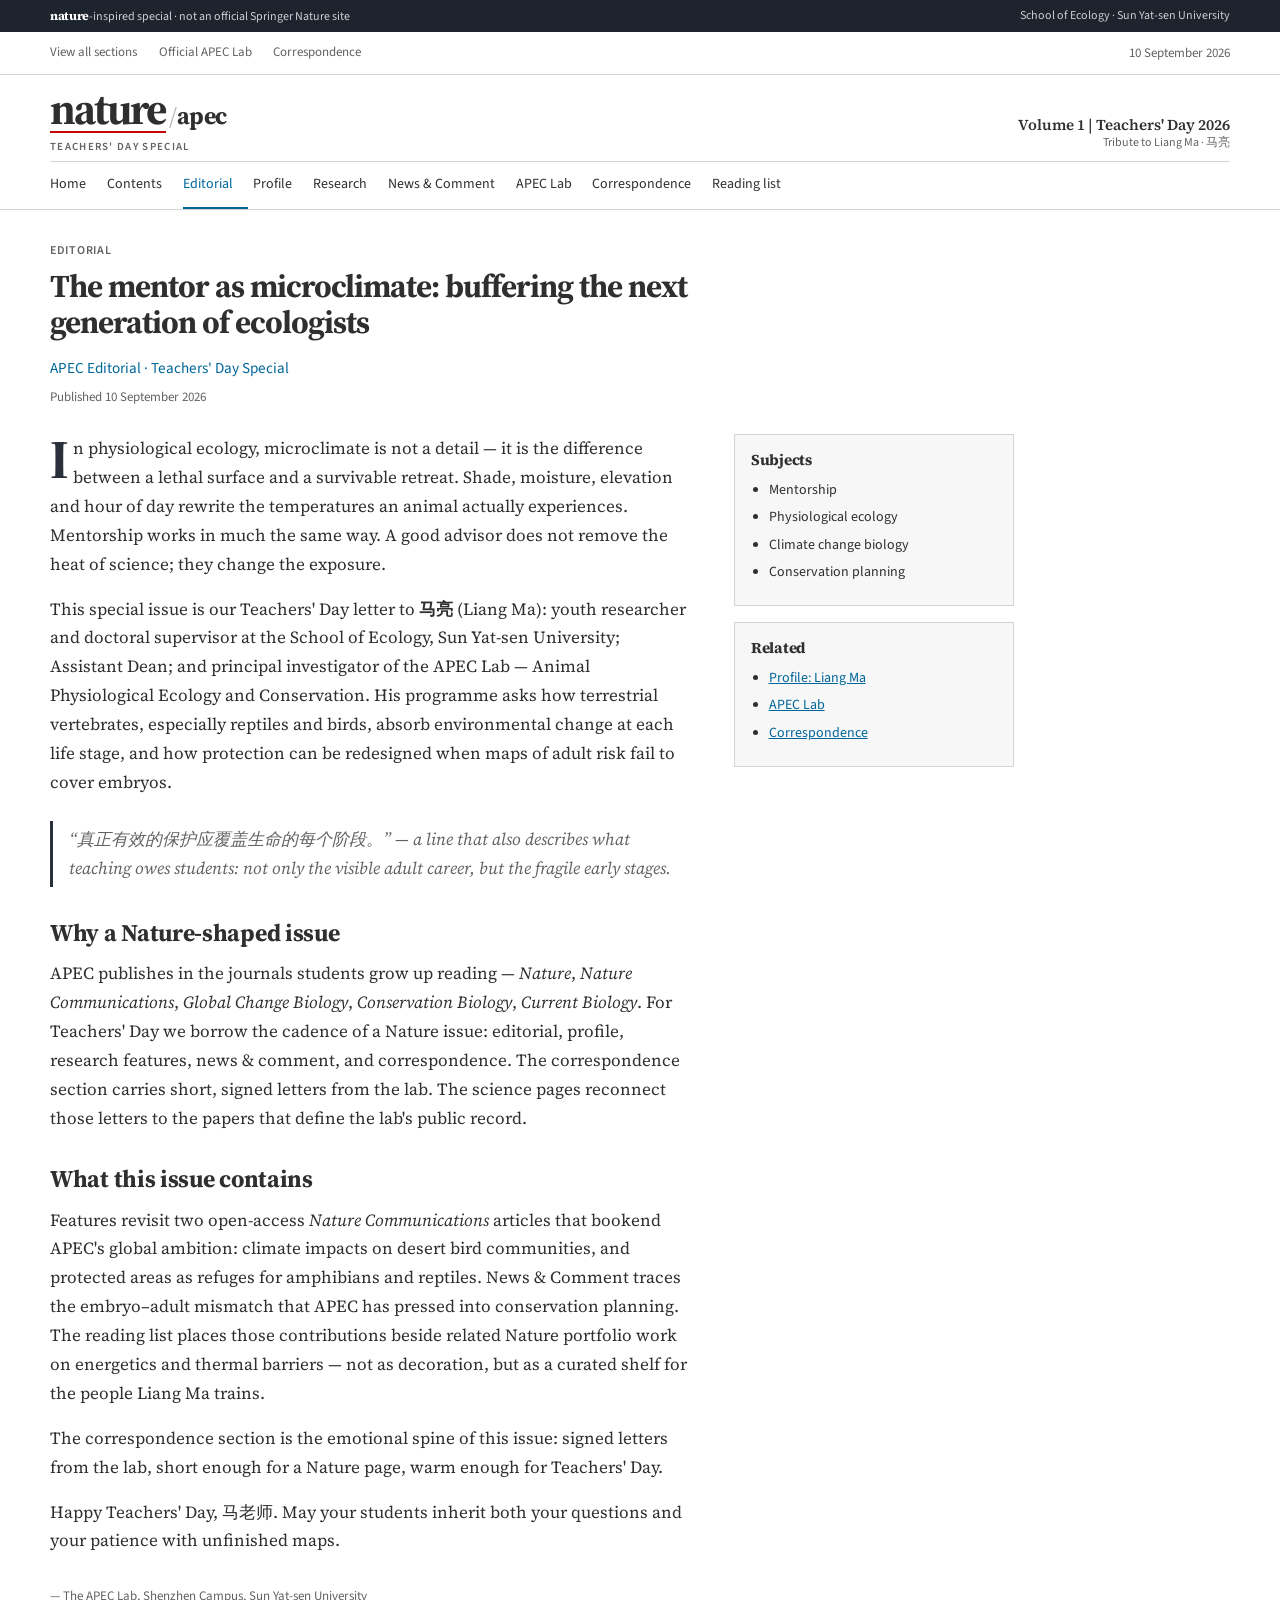
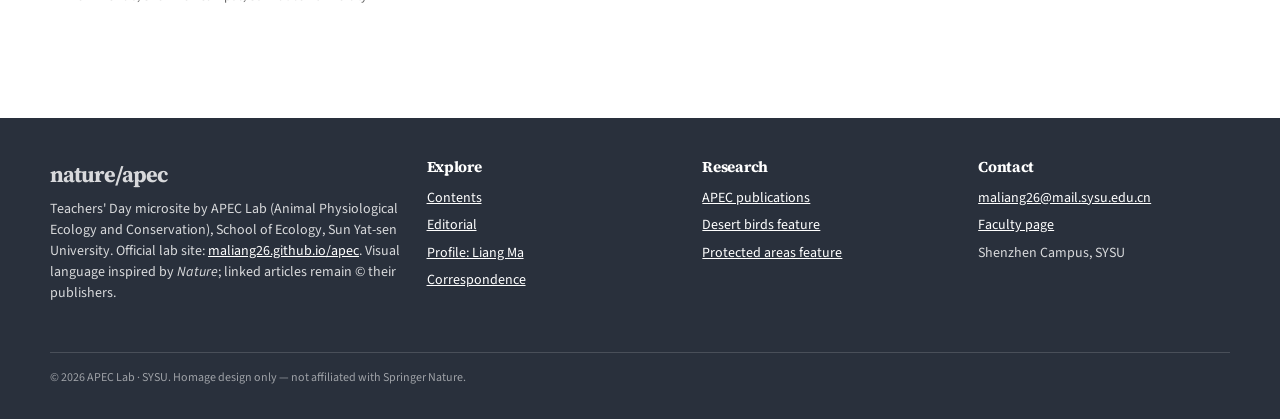
<file: pages/editorial.html>
<!DOCTYPE html>
<html lang="zh-CN">
<head>
  <meta charset="UTF-8" />
  <meta name="viewport" content="width=device-width, initial-scale=1" />
  <title>Editorial | The mentor as microclimate</title>
  <link rel="stylesheet" href="../css/nature-apec.css?v=20260910e" />
</head>
<body>
  <div data-site-header></div>
  <main class="c-article">
    <div class="u-container">
      <header class="c-article__header">
        <p class="kicker">Editorial</p>
        <h1 class="c-article__title">The mentor as microclimate: buffering the next generation of ecologists</h1>
        <p class="c-article__authors"><a href="profile.html">APEC Editorial · Teachers' Day Special</a></p>
        <p class="meta">Published 10 September 2026</p>
      </header>

      <div class="c-article__body">
        <article class="c-article__prose">
          <p>
            In physiological ecology, microclimate is not a detail — it is the difference between a lethal surface and a survivable retreat. Shade, moisture, elevation and hour of day rewrite the temperatures an animal actually experiences. Mentorship works in much the same way. A good advisor does not remove the heat of science; they change the exposure.
          </p>
          <p>
            This special issue is our Teachers' Day letter to <strong>马亮</strong> (Liang Ma): youth researcher and doctoral supervisor at the School of Ecology, Sun Yat-sen University; Assistant Dean; and principal investigator of the APEC Lab — Animal Physiological Ecology and Conservation. His programme asks how terrestrial vertebrates, especially reptiles and birds, absorb environmental change at each life stage, and how protection can be redesigned when maps of adult risk fail to cover embryos.
          </p>
          <blockquote>
            “真正有效的保护应覆盖生命的每个阶段。” — a line that also describes what teaching owes students: not only the visible adult career, but the fragile early stages.
          </blockquote>
          <h2>Why a Nature-shaped issue</h2>
          <p>
            APEC publishes in the journals students grow up reading — <em>Nature</em>, <em>Nature Communications</em>, <em>Global Change Biology</em>, <em>Conservation Biology</em>, <em>Current Biology</em>. For Teachers' Day we borrow the cadence of a Nature issue: editorial, profile, research features, news &amp; comment, and correspondence. The correspondence section carries short, signed letters from the lab. The science pages reconnect those letters to the papers that define the lab's public record.
          </p>
          <h2>What this issue contains</h2>
          <p>
            Features revisit two open-access <em>Nature Communications</em> articles that bookend APEC's global ambition: climate impacts on desert bird communities, and protected areas as refuges for amphibians and reptiles. News &amp; Comment traces the embryo–adult mismatch that APEC has pressed into conservation planning. The reading list places those contributions beside related Nature portfolio work on energetics and thermal barriers — not as decoration, but as a curated shelf for the people Liang Ma trains.
          </p>
          <p>
            The correspondence section is the emotional spine of this issue: signed letters from the lab, short enough for a Nature page, warm enough for Teachers' Day.
          </p>
          <p>
            Happy Teachers' Day, 马老师. May your students inherit both your questions and your patience with unfinished maps.
          </p>
          <p class="meta" style="font-family: var(--sans); margin-top: 2rem;">— The APEC Lab, Shenzhen Campus, Sun Yat-sen University</p>
        </article>

        <aside class="c-aside">
          <div class="c-aside__box">
            <h3>Subjects</h3>
            <ul>
              <li>Mentorship</li>
              <li>Physiological ecology</li>
              <li>Climate change biology</li>
              <li>Conservation planning</li>
            </ul>
          </div>
          <div class="c-aside__box">
            <h3>Related</h3>
            <ul>
              <li><a href="profile.html">Profile: Liang Ma</a></li>
              <li><a href="lab.html">APEC Lab</a></li>
              <li><a href="correspondence.html">Correspondence</a></li>
            </ul>
          </div>
        </aside>
      </div>
    </div>
  </main>
  <div data-site-footer></div>
  <script src="../js/main.js?v=20260910e"></script>
</body>
</html>
</file>
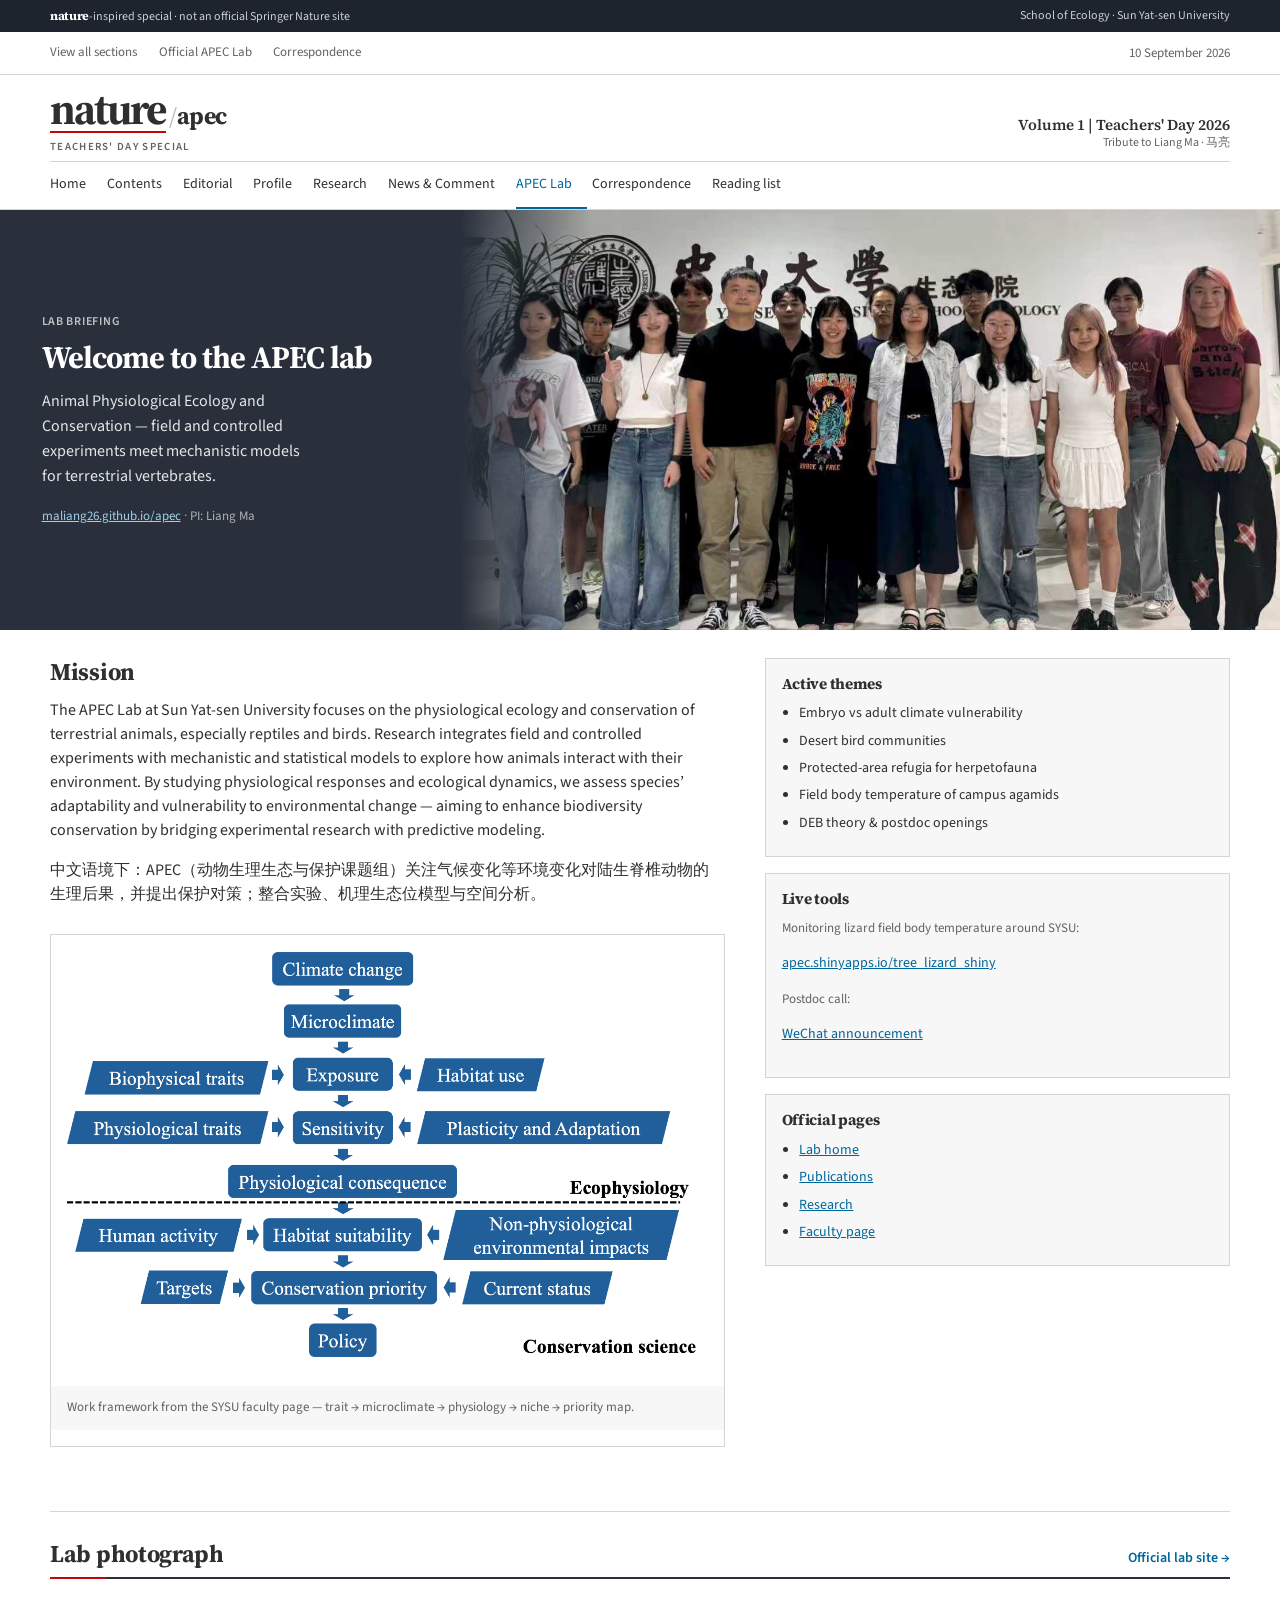
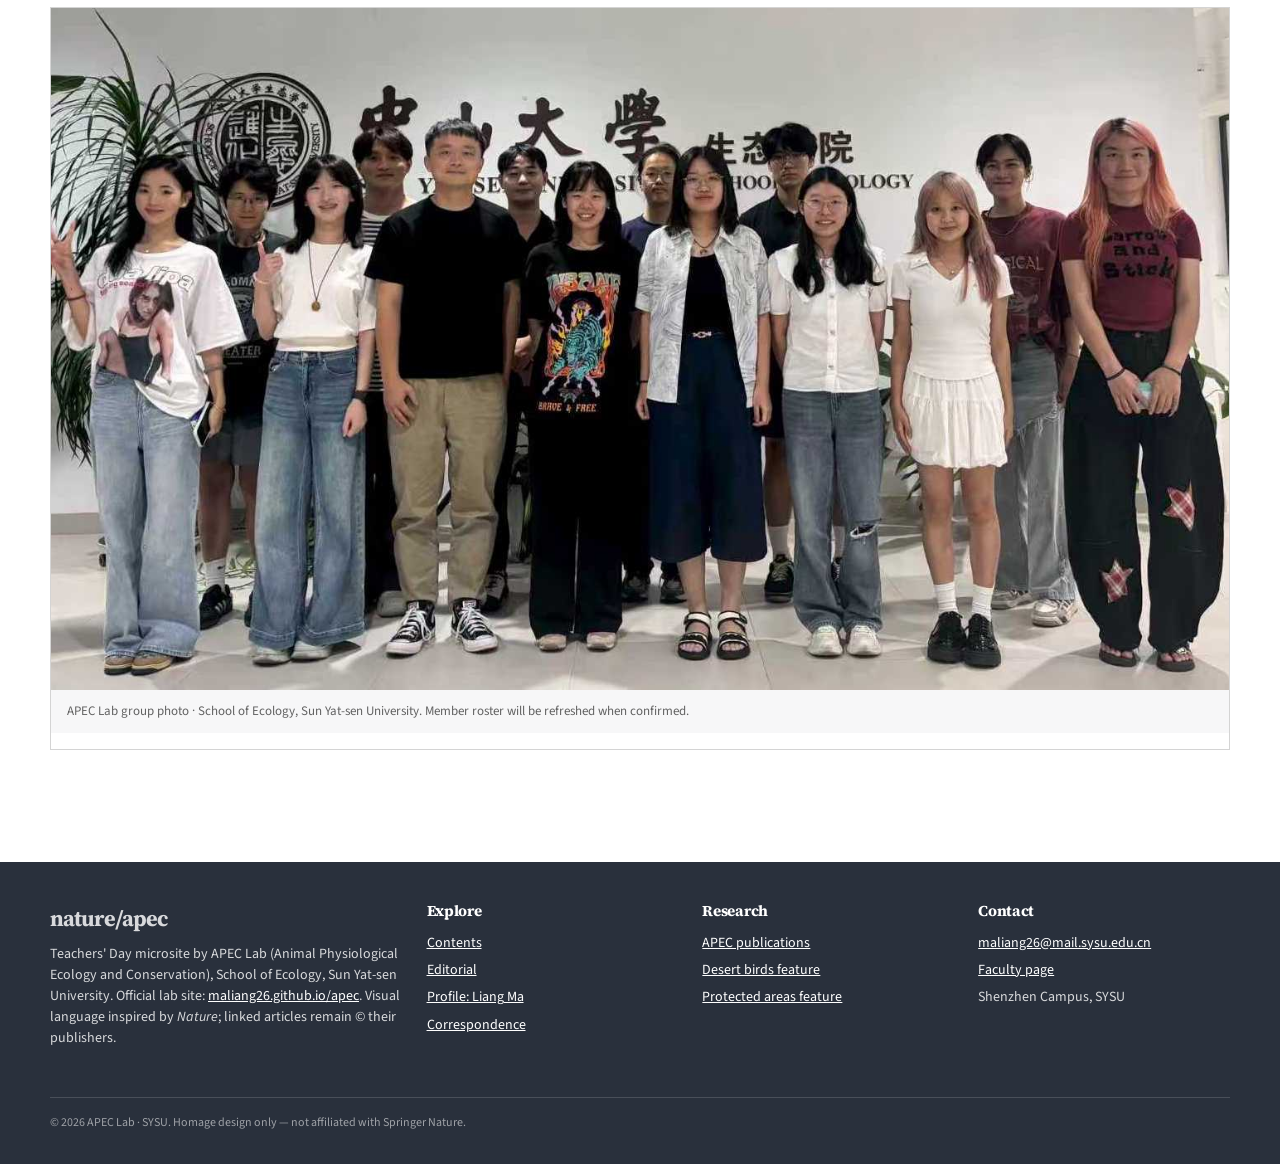
<file: pages/lab.html>
<!DOCTYPE html>
<html lang="zh-CN">
<head>
  <meta charset="UTF-8" />
  <meta name="viewport" content="width=device-width, initial-scale=1" />
  <title>APEC Lab | Animal Physiological Ecology and Conservation</title>
  <link rel="stylesheet" href="../css/nature-apec.css?v=20260910e" />
</head>
<body>
  <div data-site-header></div>
  <main>
    <section class="c-hero" style="min-height: 420px;">
      <div class="c-hero__copy">
        <p class="kicker">Lab briefing</p>
        <h1 class="c-hero__title">Welcome to the APEC lab</h1>
        <p class="c-hero__standfirst">
          Animal Physiological Ecology and Conservation — field and controlled experiments meet mechanistic models for terrestrial vertebrates.
        </p>
        <p class="c-hero__meta"><a href="https://maliang26.github.io/apec/" rel="noopener" target="_blank" style="color:#9fd0ea;">maliang26.github.io/apec</a> · PI: Liang Ma</p>
      </div>
      <div class="c-hero__media">
        <img
          class="c-hero__img"
          src="../assets/group.jpg"
          alt="APEC Lab group photo 2025"
          width="1600"
          height="900"
          loading="eager"
        />
      </div>
    </section>

    <div class="u-container">
      <section class="c-section" style="border-top: none;">
        <div class="c-split">
          <div>
            <h2>Mission</h2>
            <p>
              The APEC Lab at Sun Yat-sen University focuses on the physiological ecology and conservation of terrestrial animals, especially reptiles and birds. Research integrates field and controlled experiments with mechanistic and statistical models to explore how animals interact with their environment. By studying physiological responses and ecological dynamics, we assess species’ adaptability and vulnerability to environmental change — aiming to enhance biodiversity conservation by bridging experimental research with predictive modeling.
            </p>
            <p>
              中文语境下：APEC（动物生理生态与保护课题组）关注气候变化等环境变化对陆生脊椎动物的生理后果，并提出保护对策；整合实验、机理生态位模型与空间分析。
            </p>

            <div class="c-figure reveal">
              <img src="../assets/figures/lab-framework.png" alt="APEC framework" style="width:100%; background:#fff; padding:1rem;" loading="lazy" />
              <p class="c-figure__caption">Work framework from the SYSU faculty page — trait → microclimate → physiology → niche → priority map.</p>
            </div>
          </div>

          <aside class="c-aside" style="position: static;">
            <div class="c-aside__box">
              <h3>Active themes</h3>
              <ul>
                <li>Embryo vs adult climate vulnerability</li>
                <li>Desert bird communities</li>
                <li>Protected-area refugia for herpetofauna</li>
                <li>Field body temperature of campus agamids</li>
                <li>DEB theory &amp; postdoc openings</li>
              </ul>
            </div>
            <div class="c-aside__box">
              <h3>Live tools</h3>
              <p class="meta">Monitoring lizard field body temperature around SYSU:</p>
              <p><a href="https://apec.shinyapps.io/tree_lizard_shiny/" rel="noopener" target="_blank">apec.shinyapps.io/tree_lizard_shiny</a></p>
              <p class="meta" style="margin-top:0.75rem;">Postdoc call:</p>
              <p><a href="https://mp.weixin.qq.com/s/5a6g2XV2kkWxPP5DyJOJfQ" rel="noopener" target="_blank">WeChat announcement</a></p>
            </div>
            <div class="c-aside__box">
              <h3>Official pages</h3>
              <ul>
                <li><a href="https://maliang26.github.io/apec/" rel="noopener" target="_blank">Lab home</a></li>
                <li><a href="https://maliang26.github.io/apec/publication/" rel="noopener" target="_blank">Publications</a></li>
                <li><a href="https://maliang26.github.io/apec/research/" rel="noopener" target="_blank">Research</a></li>
                <li><a href="https://eco.sysu.edu.cn/teacher/MaLiang" rel="noopener" target="_blank">Faculty page</a></li>
              </ul>
            </div>
          </aside>
        </div>
      </section>

      <section class="c-section">
        <div class="c-section__head">
          <h2>Lab photograph</h2>
          <a href="https://maliang26.github.io/apec/" rel="noopener" target="_blank">Official lab site →</a>
        </div>
        <figure class="c-figure reveal">
          <img src="../assets/group.jpg" alt="APEC Lab group photo" style="width:100%;" loading="lazy" />
          <p class="c-figure__caption">APEC Lab group photo · School of Ecology, Sun Yat-sen University. Member roster will be refreshed when confirmed.</p>
        </figure>
      </section>
    </div>
  </main>
  <div data-site-footer></div>
  <script src="../js/main.js?v=20260910e"></script>
</body>
</html>
</file>
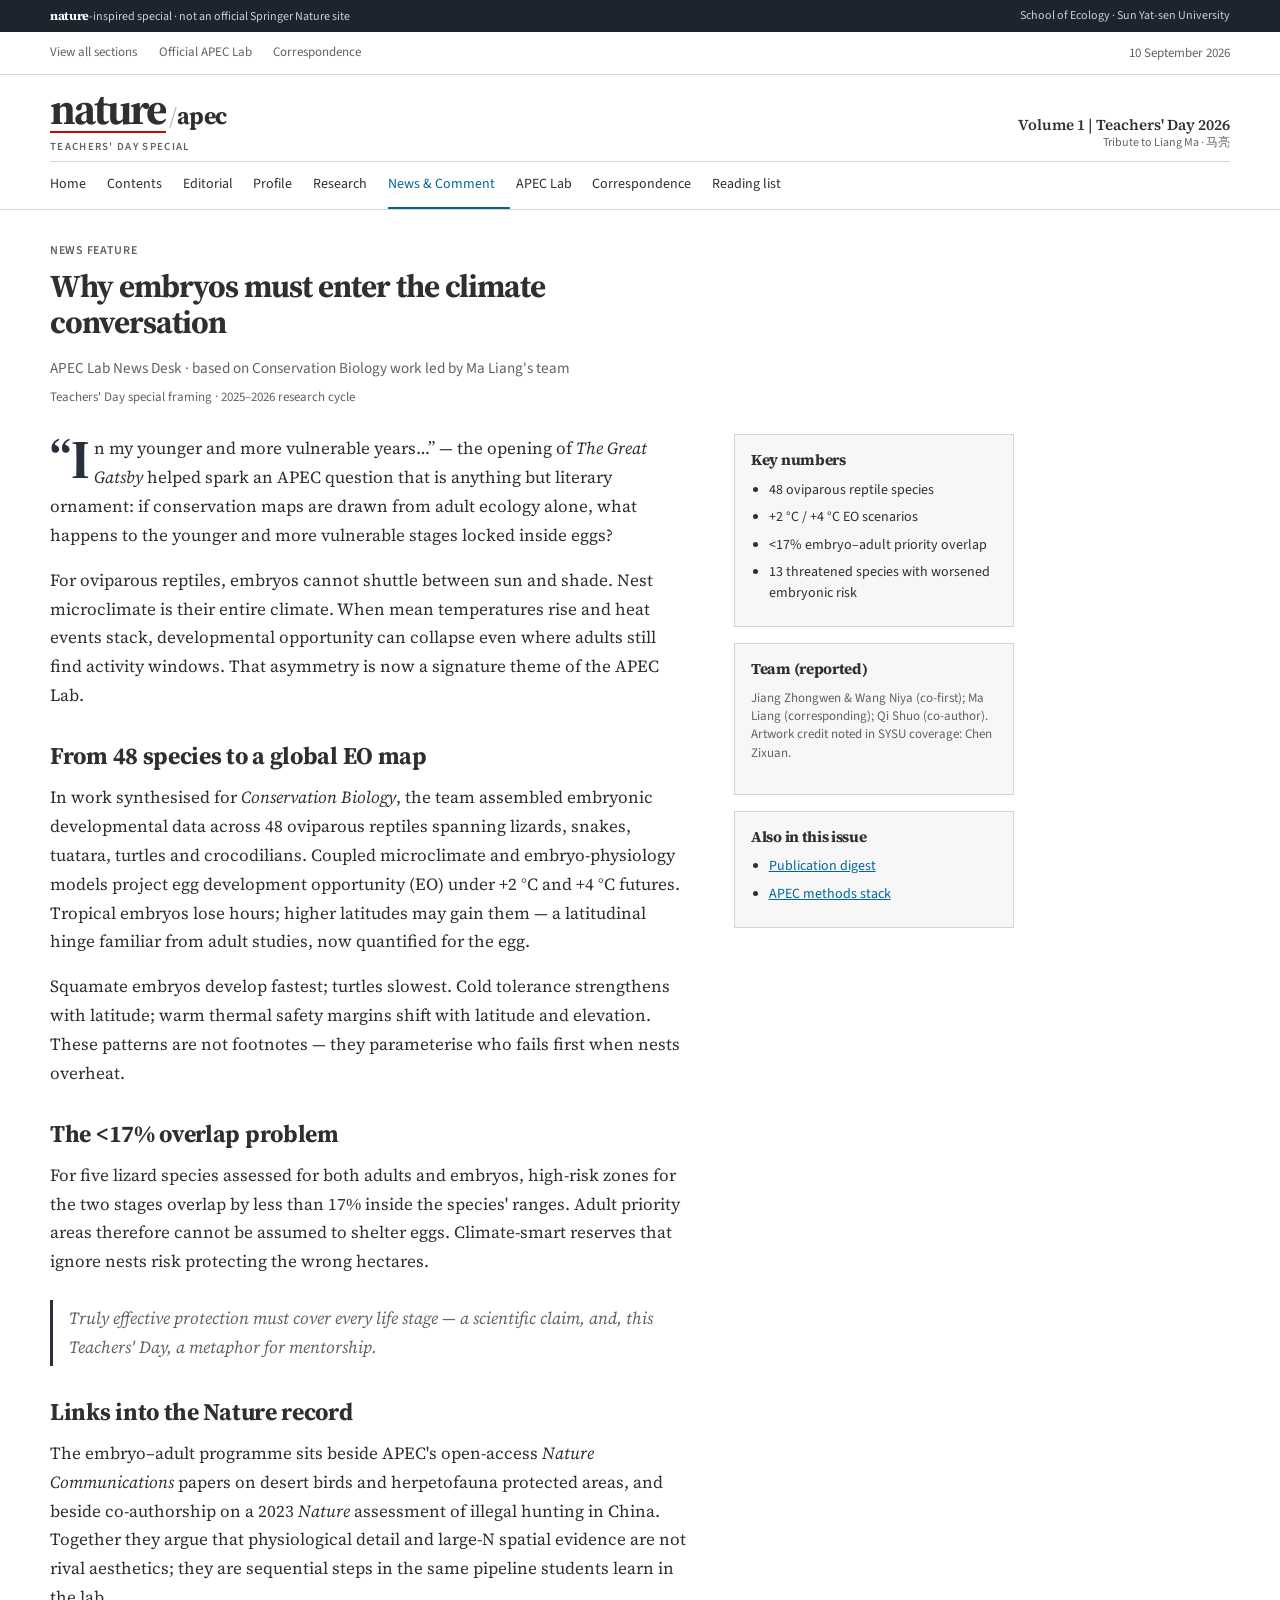
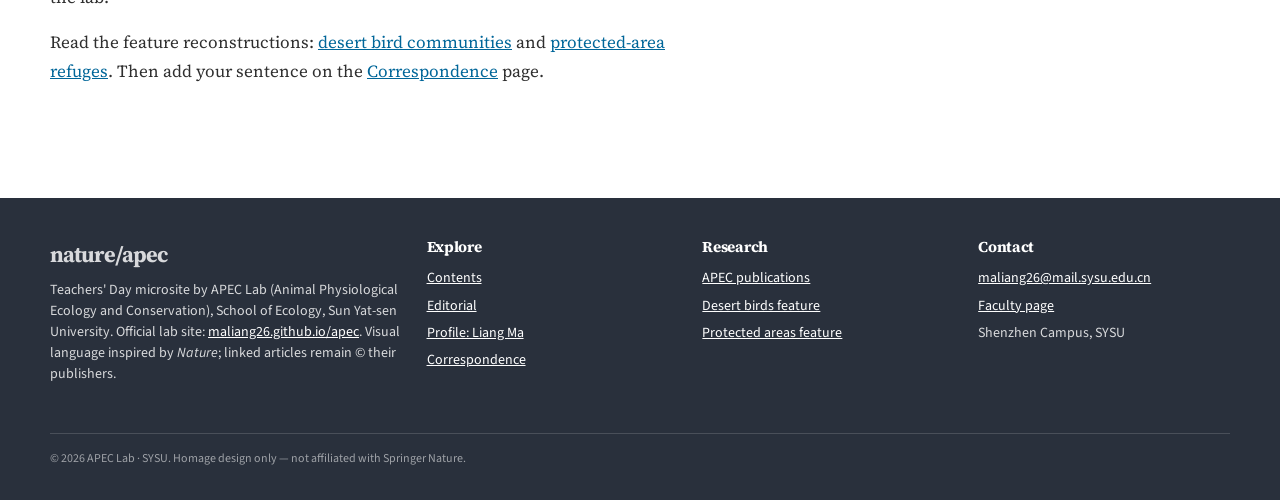
<file: pages/news.html>
<!DOCTYPE html>
<html lang="zh-CN">
<head>
  <meta charset="UTF-8" />
  <meta name="viewport" content="width=device-width, initial-scale=1" />
  <title>News &amp; Comment | Embryos in the climate conversation</title>
  <link rel="stylesheet" href="../css/nature-apec.css?v=20260910e" />
</head>
<body>
  <div data-site-header></div>
  <main class="c-article">
    <div class="u-container">
      <header class="c-article__header">
        <p class="kicker">News Feature</p>
        <h1 class="c-article__title">Why embryos must enter the climate conversation</h1>
        <p class="c-article__authors">APEC Lab News Desk · based on Conservation Biology work led by Ma Liang's team</p>
        <p class="meta">Teachers' Day special framing · 2025–2026 research cycle</p>
      </header>

      <div class="c-article__body">
        <article class="c-article__prose">
          <p>
            “In my younger and more vulnerable years…” — the opening of <em>The Great Gatsby</em> helped spark an APEC question that is anything but literary ornament: if conservation maps are drawn from adult ecology alone, what happens to the younger and more vulnerable stages locked inside eggs?
          </p>
          <p>
            For oviparous reptiles, embryos cannot shuttle between sun and shade. Nest microclimate is their entire climate. When mean temperatures rise and heat events stack, developmental opportunity can collapse even where adults still find activity windows. That asymmetry is now a signature theme of the APEC Lab.
          </p>
          <h2>From 48 species to a global EO map</h2>
          <p>
            In work synthesised for <em>Conservation Biology</em>, the team assembled embryonic developmental data across 48 oviparous reptiles spanning lizards, snakes, tuatara, turtles and crocodilians. Coupled microclimate and embryo-physiology models project egg development opportunity (EO) under +2 °C and +4 °C futures. Tropical embryos lose hours; higher latitudes may gain them — a latitudinal hinge familiar from adult studies, now quantified for the egg.
          </p>
          <p>
            Squamate embryos develop fastest; turtles slowest. Cold tolerance strengthens with latitude; warm thermal safety margins shift with latitude and elevation. These patterns are not footnotes — they parameterise who fails first when nests overheat.
          </p>
          <h2>The &lt;17% overlap problem</h2>
          <p>
            For five lizard species assessed for both adults and embryos, high-risk zones for the two stages overlap by less than 17% inside the species' ranges. Adult priority areas therefore cannot be assumed to shelter eggs. Climate-smart reserves that ignore nests risk protecting the wrong hectares.
          </p>
          <blockquote>
            Truly effective protection must cover every life stage — a scientific claim, and, this Teachers' Day, a metaphor for mentorship.
          </blockquote>
          <h2>Links into the Nature record</h2>
          <p>
            The embryo–adult programme sits beside APEC's open-access <em>Nature Communications</em> papers on desert birds and herpetofauna protected areas, and beside co-authorship on a 2023 <em>Nature</em> assessment of illegal hunting in China. Together they argue that physiological detail and large-N spatial evidence are not rival aesthetics; they are sequential steps in the same pipeline students learn in the lab.
          </p>
          <p>
            Read the feature reconstructions: <a href="article-desert-birds.html">desert bird communities</a> and <a href="article-protected-areas.html">protected-area refuges</a>. Then add your sentence on the <a href="correspondence.html">Correspondence</a> page.
          </p>
        </article>

        <aside class="c-aside">
          <div class="c-aside__box">
            <h3>Key numbers</h3>
            <ul>
              <li>48 oviparous reptile species</li>
              <li>+2 °C / +4 °C EO scenarios</li>
              <li>&lt;17% embryo–adult priority overlap</li>
              <li>13 threatened species with worsened embryonic risk</li>
            </ul>
          </div>
          <div class="c-aside__box">
            <h3>Team (reported)</h3>
            <p class="meta">Jiang Zhongwen &amp; Wang Niya (co-first); Ma Liang (corresponding); Qi Shuo (co-author). Artwork credit noted in SYSU coverage: Chen Zixuan.</p>
          </div>
          <div class="c-aside__box">
            <h3>Also in this issue</h3>
            <ul>
              <li><a href="research.html">Publication digest</a></li>
              <li><a href="lab.html">APEC methods stack</a></li>
            </ul>
          </div>
        </aside>
      </div>
    </div>
  </main>
  <div data-site-footer></div>
  <script src="../js/main.js?v=20260910e"></script>
</body>
</html>
</file>
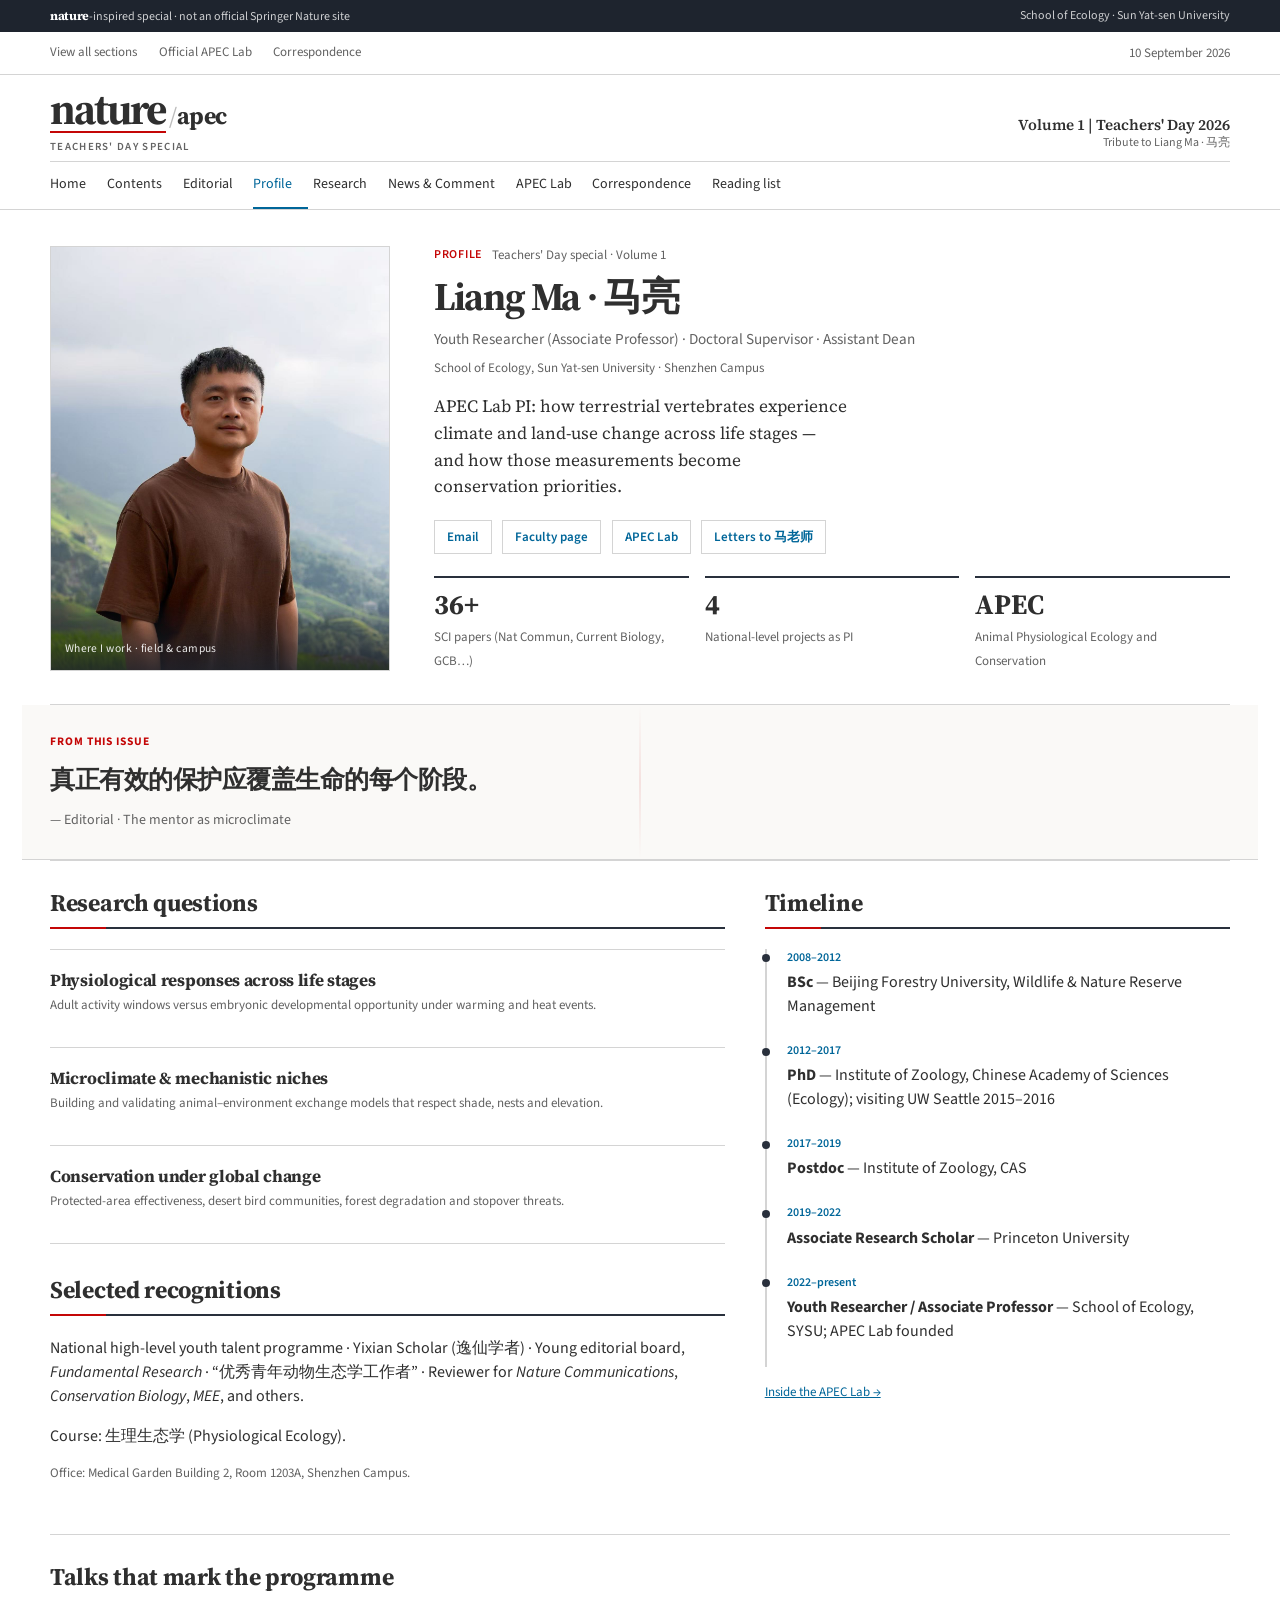
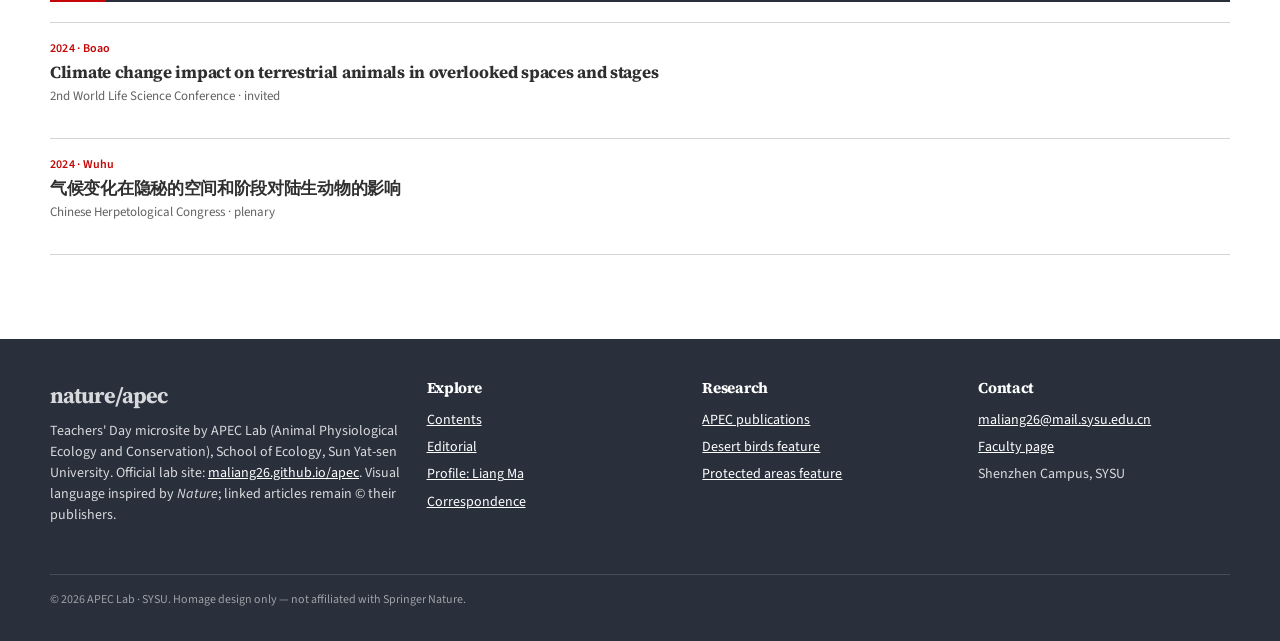
<file: pages/profile.html>
<!DOCTYPE html>
<html lang="zh-CN">
<head>
  <meta charset="UTF-8" />
  <meta name="viewport" content="width=device-width, initial-scale=1" />
  <title>Profile | Liang Ma 马亮</title>
  <meta name="description" content="Profile of Liang Ma (马亮), PI of the APEC Lab, School of Ecology, Sun Yat-sen University." />
  <link rel="stylesheet" href="../css/nature-apec.css?v=20260910e" />
</head>
<body>
  <a class="u-skip" href="#main">Skip to content</a>
  <div data-site-header></div>
  <main id="main">
    <div class="u-container">
      <div class="c-profile-hero">
        <figure class="c-portrait">
          <img
            src="../assets/mentor.jpg"
            alt="Liang Ma / 马亮 in the field"
            width="800"
            height="1000"
            fetchpriority="high"
          />
          <figcaption class="c-portrait__caption">Where I work · field &amp; campus</figcaption>
        </figure>
        <div>
          <div class="c-profile-kicker">
            <p class="kicker">Profile</p>
            <p class="meta" style="margin:0;">Teachers' Day special · Volume 1</p>
          </div>
          <h1>Liang Ma · 马亮</h1>
          <p class="c-article__authors">Youth Researcher (Associate Professor) · Doctoral Supervisor · Assistant Dean</p>
          <p class="meta">School of Ecology, Sun Yat-sen University · Shenzhen Campus</p>
          <p class="c-profile-lead">
            APEC Lab PI: how terrestrial vertebrates experience climate and land-use change across life stages — and how those measurements become conservation priorities.
          </p>
          <div class="c-profile-links">
            <a href="mailto:maliang26@mail.sysu.edu.cn">Email</a>
            <a href="https://eco.sysu.edu.cn/teacher/MaLiang" rel="noopener" target="_blank">Faculty page</a>
            <a href="https://maliang26.github.io/apec/" rel="noopener" target="_blank">APEC Lab</a>
            <a href="correspondence.html">Letters to 马老师</a>
          </div>
          <div class="c-cv-grid">
            <div class="c-cv-stat reveal"><strong>36+</strong><span>SCI papers (Nat Commun, Current Biology, GCB…)</span></div>
            <div class="c-cv-stat reveal"><strong>4</strong><span>National-level projects as PI</span></div>
            <div class="c-cv-stat reveal"><strong>APEC</strong><span>Animal Physiological Ecology and Conservation</span></div>
          </div>
        </div>
      </div>

      <aside class="c-pullband" style="margin: 0 calc(-1 * var(--gutter)); padding-left: var(--gutter); padding-right: var(--gutter); border-bottom: 1px solid var(--line);">
        <div class="c-pullband__inner" style="text-align: left; max-width: 48rem;">
          <p class="c-pullband__kicker">From this issue</p>
          <blockquote class="c-pullband__quote" style="text-align: left;">
            真正有效的保护应覆盖生命的每个阶段。
          </blockquote>
          <p class="c-pullband__by" style="text-align: left;">— Editorial · The mentor as microclimate</p>
        </div>
      </aside>

      <section class="c-section">
        <div class="c-split">
          <div>
            <div class="c-section__head">
              <h2>Research questions</h2>
            </div>
            <ul class="c-list">
              <li class="reveal">
                <h3 class="c-list__title">Physiological responses across life stages</h3>
                <p class="meta">Adult activity windows versus embryonic developmental opportunity under warming and heat events.</p>
              </li>
              <li class="reveal">
                <h3 class="c-list__title">Microclimate &amp; mechanistic niches</h3>
                <p class="meta">Building and validating animal–environment exchange models that respect shade, nests and elevation.</p>
              </li>
              <li class="reveal">
                <h3 class="c-list__title">Conservation under global change</h3>
                <p class="meta">Protected-area effectiveness, desert bird communities, forest degradation and stopover threats.</p>
              </li>
            </ul>

            <div class="c-section__head" style="margin-top: 2rem;">
              <h2>Selected recognitions</h2>
            </div>
            <p>National high-level youth talent programme · Yixian Scholar (逸仙学者) · Young editorial board, <em>Fundamental Research</em> · “优秀青年动物生态学工作者” · Reviewer for <em>Nature Communications</em>, <em>Conservation Biology</em>, <em>MEE</em>, and others.</p>
            <p>Course: 生理生态学 (Physiological Ecology).</p>
            <p class="meta">Office: Medical Garden Building 2, Room 1203A, Shenzhen Campus.</p>
          </div>

          <aside>
            <div class="c-section__head">
              <h2>Timeline</h2>
            </div>
            <ol class="c-timeline">
              <li>
                <div class="c-timeline__year">2008–2012</div>
                <strong>BSc</strong> — Beijing Forestry University, Wildlife &amp; Nature Reserve Management
              </li>
              <li>
                <div class="c-timeline__year">2012–2017</div>
                <strong>PhD</strong> — Institute of Zoology, Chinese Academy of Sciences (Ecology); visiting UW Seattle 2015–2016
              </li>
              <li>
                <div class="c-timeline__year">2017–2019</div>
                <strong>Postdoc</strong> — Institute of Zoology, CAS
              </li>
              <li>
                <div class="c-timeline__year">2019–2022</div>
                <strong>Associate Research Scholar</strong> — Princeton University
              </li>
              <li>
                <div class="c-timeline__year">2022–present</div>
                <strong>Youth Researcher / Associate Professor</strong> — School of Ecology, SYSU; APEC Lab founded
              </li>
            </ol>
            <p class="meta" style="margin-top: 1rem;"><a href="lab.html">Inside the APEC Lab →</a></p>
          </aside>
        </div>
      </section>

      <section class="c-section">
        <div class="c-section__head">
          <h2>Talks that mark the programme</h2>
        </div>
        <ul class="c-list">
          <li class="reveal">
            <div class="c-card__type">2024 · Boao</div>
            <h3 class="c-list__title">Climate change impact on terrestrial animals in overlooked spaces and stages</h3>
            <p class="meta">2nd World Life Science Conference · invited</p>
          </li>
          <li class="reveal">
            <div class="c-card__type">2024 · Wuhu</div>
            <h3 class="c-list__title">气候变化在隐秘的空间和阶段对陆生动物的影响</h3>
            <p class="meta">Chinese Herpetological Congress · plenary</p>
          </li>
        </ul>
      </section>
    </div>
  </main>
  <div data-site-footer></div>
  <script src="../js/main.js?v=20260910e"></script>
</body>
</html>
</file>
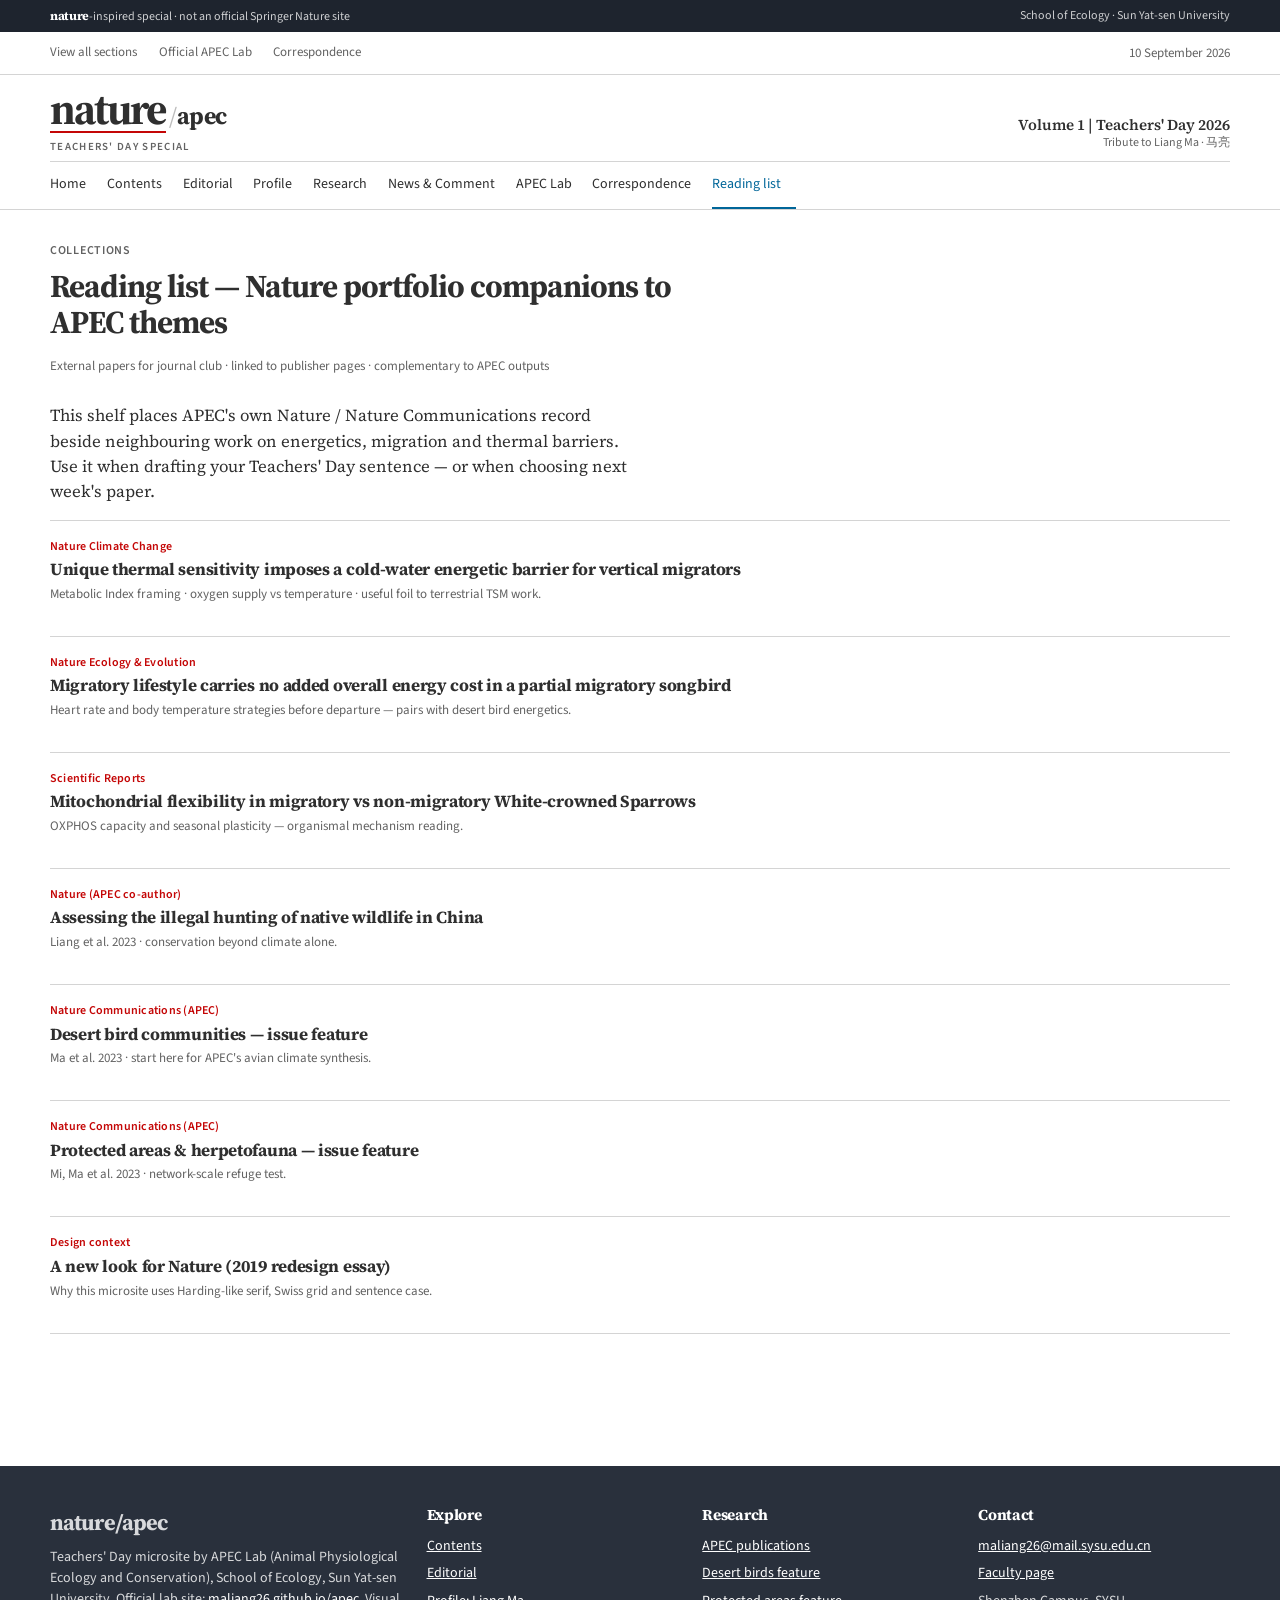
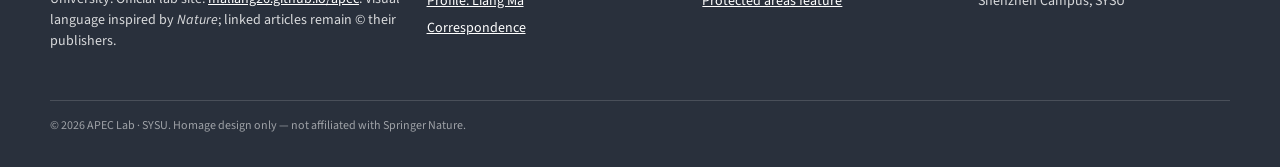
<file: pages/reading.html>
<!DOCTYPE html>
<html lang="zh-CN">
<head>
  <meta charset="UTF-8" />
  <meta name="viewport" content="width=device-width, initial-scale=1" />
  <title>Reading list | Nature portfolio companions</title>
  <link rel="stylesheet" href="../css/nature-apec.css?v=20260910e" />
</head>
<body>
  <div data-site-header></div>
  <main class="c-article">
    <div class="u-container">
      <header class="c-article__header">
        <p class="kicker">Collections</p>
        <h1 class="c-article__title">Reading list — Nature portfolio companions to APEC themes</h1>
        <p class="meta">External papers for journal club · linked to publisher pages · complementary to APEC outputs</p>
      </header>

      <section class="c-section" style="border-top:none;padding-top:0;">
        <p style="font-family: var(--serif); font-size: 1.05rem; max-width: 65ch;">
          This shelf places APEC's own Nature / Nature Communications record beside neighbouring work on energetics, migration and thermal barriers. Use it when drafting your Teachers' Day sentence — or when choosing next week's paper.
        </p>

        <ul class="c-list">
          <li class="reveal">
            <div class="c-card__type">Nature Climate Change</div>
            <h3 class="c-list__title"><a href="https://www.nature.com/articles/s41558-022-01491-6" target="_blank" rel="noopener">Unique thermal sensitivity imposes a cold-water energetic barrier for vertical migrators</a></h3>
            <p class="meta">Metabolic Index framing · oxygen supply vs temperature · useful foil to terrestrial TSM work.</p>
          </li>
          <li class="reveal">
            <div class="c-card__type">Nature Ecology &amp; Evolution</div>
            <h3 class="c-list__title"><a href="https://www.nature.com/articles/s41559-024-02545-y" target="_blank" rel="noopener">Migratory lifestyle carries no added overall energy cost in a partial migratory songbird</a></h3>
            <p class="meta">Heart rate and body temperature strategies before departure — pairs with desert bird energetics.</p>
          </li>
          <li class="reveal">
            <div class="c-card__type">Scientific Reports</div>
            <h3 class="c-list__title"><a href="https://www.nature.com/articles/s41598-024-59715-y" target="_blank" rel="noopener">Mitochondrial flexibility in migratory vs non-migratory White-crowned Sparrows</a></h3>
            <p class="meta">OXPHOS capacity and seasonal plasticity — organismal mechanism reading.</p>
          </li>
          <li class="reveal">
            <div class="c-card__type">Nature (APEC co-author)</div>
            <h3 class="c-list__title"><a href="https://www.nature.com/articles/s41586-023-06625-0" target="_blank" rel="noopener">Assessing the illegal hunting of native wildlife in China</a></h3>
            <p class="meta">Liang et al. 2023 · conservation beyond climate alone.</p>
          </li>
          <li class="reveal">
            <div class="c-card__type">Nature Communications (APEC)</div>
            <h3 class="c-list__title"><a href="article-desert-birds.html">Desert bird communities — issue feature</a></h3>
            <p class="meta">Ma et al. 2023 · start here for APEC's avian climate synthesis.</p>
          </li>
          <li class="reveal">
            <div class="c-card__type">Nature Communications (APEC)</div>
            <h3 class="c-list__title"><a href="article-protected-areas.html">Protected areas &amp; herpetofauna — issue feature</a></h3>
            <p class="meta">Mi, Ma et al. 2023 · network-scale refuge test.</p>
          </li>
          <li class="reveal">
            <div class="c-card__type">Design context</div>
            <h3 class="c-list__title"><a href="https://www.nature.com/articles/d41586-019-03167-2" target="_blank" rel="noopener">A new look for Nature (2019 redesign essay)</a></h3>
            <p class="meta">Why this microsite uses Harding-like serif, Swiss grid and sentence case.</p>
          </li>
        </ul>
      </section>
    </div>
  </main>
  <div data-site-footer></div>
  <script src="../js/main.js?v=20260910e"></script>
</body>
</html>
</file>
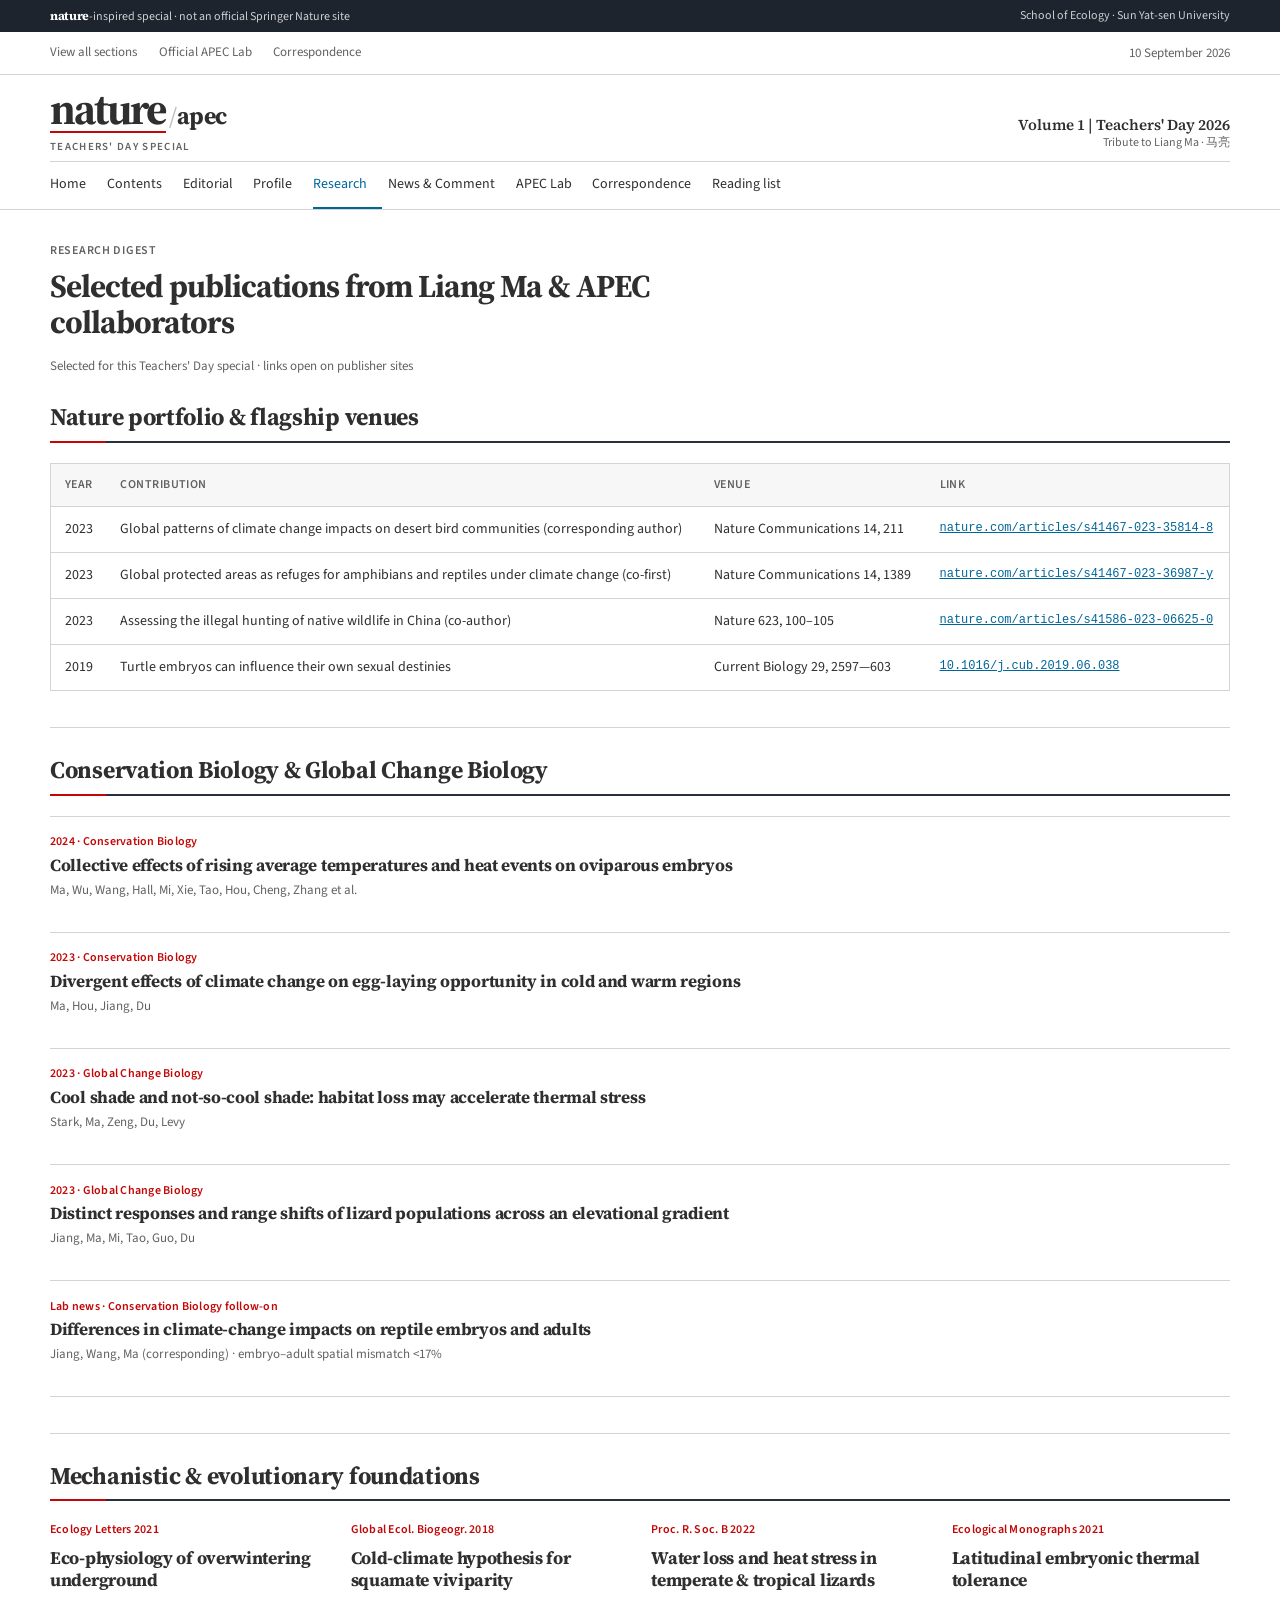
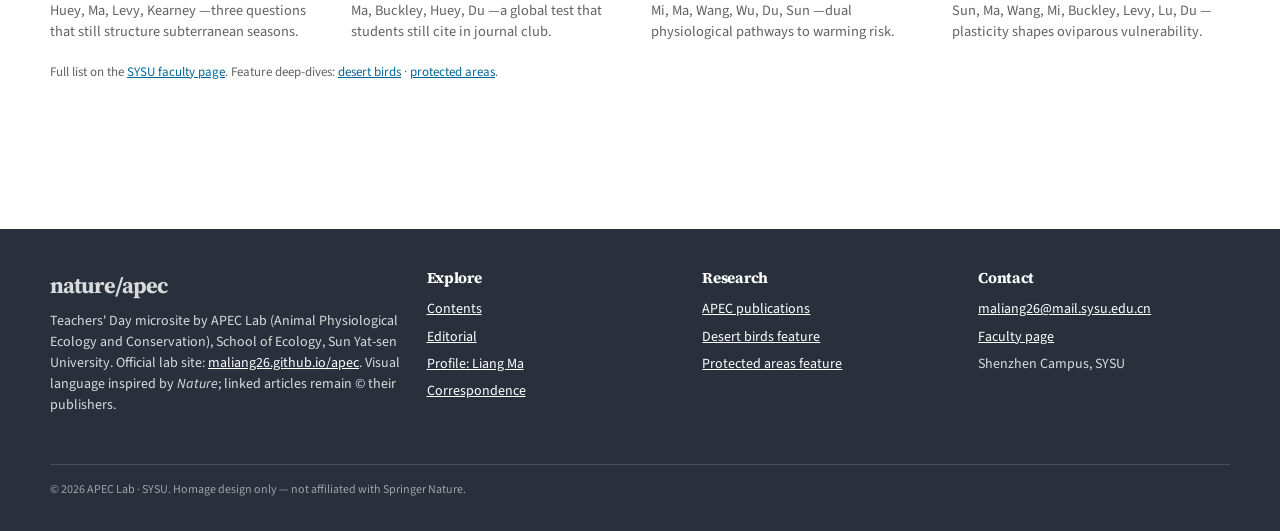
<file: pages/research.html>
<!DOCTYPE html>
<html lang="zh-CN">
<head>
  <meta charset="UTF-8" />
  <meta name="viewport" content="width=device-width, initial-scale=1" />
  <title>Research | APEC publications digest</title>
  <link rel="stylesheet" href="../css/nature-apec.css?v=20260910e" />
</head>
<body>
  <div data-site-header></div>
  <main class="c-article">
    <div class="u-container">
      <header class="c-article__header">
        <p class="kicker">Research digest</p>
        <h1 class="c-article__title">Selected publications from Liang Ma &amp; APEC collaborators</h1>
        <p class="meta">Selected for this Teachers' Day special · links open on publisher sites</p>
      </header>

      <section class="c-section" style="border-top: none; padding-top: 0;">
        <div class="c-section__head"><h2>Nature portfolio &amp; flagship venues</h2></div>
        <div class="c-table-wrap reveal">
          <table class="c-table">
            <thead>
              <tr><th>Year</th><th>Contribution</th><th>Venue</th><th>Link</th></tr>
            </thead>
            <tbody>
              <tr>
                <td>2023</td>
                <td>Global patterns of climate change impacts on desert bird communities (corresponding author)</td>
                <td>Nature Communications 14, 211</td>
                <td class="c-doi"><a href="https://www.nature.com/articles/s41467-023-35814-8" target="_blank" rel="noopener">nature.com/articles/s41467-023-35814-8</a></td>
              </tr>
              <tr>
                <td>2023</td>
                <td>Global protected areas as refuges for amphibians and reptiles under climate change (co-first)</td>
                <td>Nature Communications 14, 1389</td>
                <td class="c-doi"><a href="https://www.nature.com/articles/s41467-023-36987-y" target="_blank" rel="noopener">nature.com/articles/s41467-023-36987-y</a></td>
              </tr>
              <tr>
                <td>2023</td>
                <td>Assessing the illegal hunting of native wildlife in China (co-author)</td>
                <td>Nature 623, 100–105</td>
                <td class="c-doi"><a href="https://www.nature.com/articles/s41586-023-06625-0" target="_blank" rel="noopener">nature.com/articles/s41586-023-06625-0</a></td>
              </tr>
              <tr>
                <td>2019</td>
                <td>Turtle embryos can influence their own sexual destinies</td>
                <td>Current Biology 29, 2597—603</td>
                <td class="c-doi"><a href="https://doi.org/10.1016/j.cub.2019.06.038" target="_blank" rel="noopener">10.1016/j.cub.2019.06.038</a></td>
              </tr>
            </tbody>
          </table>
        </div>
      </section>

      <section class="c-section">
        <div class="c-section__head"><h2>Conservation Biology &amp; Global Change Biology</h2></div>
        <ul class="c-list">
          <li class="reveal">
            <div class="c-card__type">2024 · Conservation Biology</div>
            <h3 class="c-list__title"><a href="https://doi.org/10.1111/cobi.14266" target="_blank" rel="noopener">Collective effects of rising average temperatures and heat events on oviparous embryos</a></h3>
            <p class="meta">Ma, Wu, Wang, Hall, Mi, Xie, Tao, Hou, Cheng, Zhang et al.</p>
          </li>
          <li class="reveal">
            <div class="c-card__type">2023 · Conservation Biology</div>
            <h3 class="c-list__title"><a href="https://doi.org/10.1111/cobi.14056" target="_blank" rel="noopener">Divergent effects of climate change on egg-laying opportunity in cold and warm regions</a></h3>
            <p class="meta">Ma, Hou, Jiang, Du</p>
          </li>
          <li class="reveal">
            <div class="c-card__type">2023 · Global Change Biology</div>
            <h3 class="c-list__title"><a href="https://doi.org/10.1111/gcb.16970" target="_blank" rel="noopener">Cool shade and not-so-cool shade: habitat loss may accelerate thermal stress</a></h3>
            <p class="meta">Stark, Ma, Zeng, Du, Levy</p>
          </li>
          <li class="reveal">
            <div class="c-card__type">2023 · Global Change Biology</div>
            <h3 class="c-list__title"><a href="https://doi.org/10.1111/gcb.16650" target="_blank" rel="noopener">Distinct responses and range shifts of lizard populations across an elevational gradient</a></h3>
            <p class="meta">Jiang, Ma, Mi, Tao, Guo, Du</p>
          </li>
          <li class="reveal">
            <div class="c-card__type">Lab news · Conservation Biology follow-on</div>
            <h3 class="c-list__title"><a href="news.html">Differences in climate-change impacts on reptile embryos and adults</a></h3>
            <p class="meta">Jiang, Wang, Ma (corresponding) · embryo–adult spatial mismatch &lt;17%</p>
          </li>
        </ul>
      </section>

      <section class="c-section">
        <div class="c-section__head"><h2>Mechanistic &amp; evolutionary foundations</h2></div>
        <div class="c-feature-grid">
          <article class="c-card reveal">
            <div class="c-card__type">Ecology Letters 2021</div>
            <h3 class="c-card__title"><a href="https://doi.org/10.1111/ele.13636" target="_blank" rel="noopener">Eco-physiology of overwintering underground</a></h3>
            <p class="c-card__excerpt">Huey, Ma, Levy, Kearney —three questions that still structure subterranean seasons.</p>
          </article>
          <article class="c-card reveal">
            <div class="c-card__type">Global Ecol. Biogeogr. 2018</div>
            <h3 class="c-card__title"><a href="https://doi.org/10.1111/geb.12733" target="_blank" rel="noopener">Cold-climate hypothesis for squamate viviparity</a></h3>
            <p class="c-card__excerpt">Ma, Buckley, Huey, Du —a global test that students still cite in journal club.</p>
          </article>
          <article class="c-card reveal">
            <div class="c-card__type">Proc. R. Soc. B 2022</div>
            <h3 class="c-card__title"><a href="https://doi.org/10.1098/rspb.2022.1074" target="_blank" rel="noopener">Water loss and heat stress in temperate &amp; tropical lizards</a></h3>
            <p class="c-card__excerpt">Mi, Ma, Wang, Wu, Du, Sun —dual physiological pathways to warming risk.</p>
          </article>
          <article class="c-card reveal">
            <div class="c-card__type">Ecological Monographs 2021</div>
            <h3 class="c-card__title"><a href="https://doi.org/10.1002/ecm.1468" target="_blank" rel="noopener">Latitudinal embryonic thermal tolerance</a></h3>
            <p class="c-card__excerpt">Sun, Ma, Wang, Mi, Buckley, Levy, Lu, Du —plasticity shapes oviparous vulnerability.</p>
          </article>
        </div>
        <p class="meta" style="margin-top: 1.25rem;">Full list on the <a href="https://eco.sysu.edu.cn/teacher/MaLiang" target="_blank" rel="noopener">SYSU faculty page</a>. Feature deep-dives: <a href="article-desert-birds.html">desert birds</a> · <a href="article-protected-areas.html">protected areas</a>.</p>
      </section>
    </div>
  </main>
  <div data-site-footer></div>
  <script src="../js/main.js?v=20260910e"></script>
</body>
</html>
</file>
<file: css/nature-apec.css>
/* APEC Teachers' Day Special — Nature-inspired design system */
@import url("https://fonts.googleapis.com/css2?family=Source+Sans+3:ital,wght@0,400;0,600;0,700;1,400&family=Source+Serif+4:ital,opsz,wght@0,8..60,400;0,8..60,600;0,8..60,700;1,8..60,400;1,8..60,600&display=swap");

:root {
  --ink: #2f2f2f;
  --ink-secondary: #626262;
  --ink-muted: #7b7b7b;
  --paper: #ffffff;
  --paper-soft: #f7f7f8;
  --paper-warm: #faf9f7;
  --line: #d4d4d4;
  --line-strong: #bdbdbd;
  --hero: #29303c;
  --hero-deep: #1e242e;
  --link: #006699;
  --link-hover: #004b83;
  --nature-red: #c40606;
  --accent-forest: #00703c;
  --accent-teal: #00a9a5;
  --accent-sand: #b74616;
  --oa: #006699;
  --max: 1180px;
  --gutter: clamp(16px, 3vw, 28px);
  --serif: "Source Serif 4", "Palatino Linotype", Palatino, "Times New Roman", Times, serif;
  --sans: "Source Sans 3", -apple-system, BlinkMacSystemFont, "Segoe UI", "Helvetica Neue", Arial, sans-serif;
  --ease: cubic-bezier(0.22, 1, 0.36, 1);
  /* Nature Elements–inspired type tokens (Harding-adjacent via Source Serif 4) */
  --ls-h1: -0.0625rem;
  --ls-h2: -0.01875rem;
  --lh-body: 1.5;
  --measure: 40rem;
}

*,
*::before,
*::after { box-sizing: border-box; }

html { scroll-behavior: smooth; }

body {
  margin: 0;
  color: var(--ink);
  background: var(--paper);
  font-family: var(--sans);
  font-size: 1rem;
  line-height: var(--lh-body);
  -webkit-font-smoothing: antialiased;
  text-rendering: optimizeLegibility;
}

img { max-width: 100%; height: auto; display: block; }

a {
  color: var(--link);
  text-decoration-skip-ink: auto;
}
a:hover { color: var(--link-hover); }
a:focus-visible,
button:focus-visible {
  outline: 2px solid var(--link);
  outline-offset: 2px;
}

h1, h2, h3, h4, .serif {
  font-family: var(--serif);
  font-weight: 700;
  letter-spacing: var(--ls-h2);
  line-height: 1.2;
  color: var(--ink);
}

h1 {
  font-size: clamp(1.5rem, 3.2vw, 2rem); /* Nature h1 ~24–32px */
  letter-spacing: var(--ls-h1);
  line-height: 1.15;
  margin: 0 0 1rem;
}
h2 {
  font-size: clamp(1.25rem, 2.4vw, 1.5rem); /* Nature h2 ~20–24px */
  margin: 0 0 0.75rem;
}
h3 {
  font-size: clamp(1.125rem, 2vw, 1.25rem); /* Nature h3 ~20px */
  margin: 0 0 0.5rem;
}
p { margin: 0 0 1rem; }

.meta {
  font-family: var(--sans);
  font-size: 0.8125rem;
  line-height: 1.4;
  color: var(--ink-secondary);
}

.kicker {
  font-family: var(--sans);
  font-size: 0.75rem;
  font-weight: 600;
  text-transform: uppercase;
  letter-spacing: 0.06em;
  color: var(--ink-secondary);
  margin-bottom: 0.5rem;
}

.u-container {
  width: min(100% - 2 * var(--gutter), var(--max));
  margin-inline: auto;
}

.u-sr-only {
  position: absolute;
  width: 1px; height: 1px;
  padding: 0; margin: -1px;
  overflow: hidden; clip: rect(0,0,0,0); border: 0;
}

.u-skip {
  position: absolute;
  left: -999px;
  top: 0;
  background: var(--hero);
  color: #fff;
  padding: 0.6rem 1rem;
  z-index: 100;
  text-decoration: none;
}
.u-skip:focus { left: var(--gutter); top: 0.5rem; }

/* —— Buttons —— */
.c-btn {
  display: inline-flex;
  align-items: center;
  justify-content: center;
  min-height: 2.4rem;
  padding: 0.45rem 1rem;
  font-family: var(--sans);
  font-size: 0.875rem;
  font-weight: 600;
  text-decoration: none;
  border: 1px solid transparent;
  transition: background 0.25s var(--ease), color 0.25s var(--ease), border-color 0.25s var(--ease);
}
.c-btn--light {
  background: #fff;
  color: var(--hero);
}
.c-btn--light:hover {
  background: #f0f2f4;
  color: var(--hero);
}
.c-btn--ghost {
  background: transparent;
  color: #fff;
  border-color: rgba(255,255,255,0.45);
}
.c-btn--ghost:hover {
  border-color: #fff;
  color: #fff;
  background: rgba(255,255,255,0.08);
}
.c-btn--dark {
  background: var(--hero);
  color: #fff;
}
.c-btn--dark:hover {
  background: var(--hero-deep);
  color: #fff;
}
.c-btn--outline {
  background: transparent;
  color: var(--hero);
  border-color: var(--line-strong);
}
.c-btn--outline:hover {
  border-color: var(--hero);
  background: var(--paper-soft);
}

/* —— Nature-style publisher strip —— */
.c-publisher {
  background: var(--hero-deep);
  color: rgba(255,255,255,0.78);
  font-size: 0.75rem;
}
.c-publisher__inner {
  display: flex;
  justify-content: space-between;
  align-items: center;
  gap: 1rem;
  min-height: 32px;
}
.c-publisher a { color: #fff; text-decoration: none; }
.c-publisher a:hover { text-decoration: underline; }
.c-publisher__mark {
  font-family: var(--serif);
  font-weight: 700;
  letter-spacing: -0.03em;
  color: #fff;
}

/* —— Topbar —— */
.c-topbar {
  border-bottom: 1px solid var(--line);
  background: var(--paper);
}
.c-topbar__inner {
  display: flex;
  align-items: center;
  justify-content: space-between;
  gap: 1rem;
  min-height: 42px;
  font-size: 0.8125rem;
}
.c-topbar__links {
  display: flex;
  flex-wrap: wrap;
  gap: 0.75rem 1.35rem;
  list-style: none;
  margin: 0;
  padding: 0;
}
.c-topbar a {
  color: var(--ink-secondary);
  text-decoration: none;
}
.c-topbar a:hover {
  color: var(--link);
  text-decoration: underline;
}
.c-topbar__tools {
  display: flex;
  align-items: center;
  gap: 1rem;
}
.c-search-faux {
  display: inline-flex;
  align-items: center;
  gap: 0.4rem;
  border: 1px solid var(--line);
  padding: 0.28rem 0.55rem;
  color: var(--ink-muted);
  font-size: 0.75rem;
  min-width: 140px;
}
.c-search-faux svg { width: 14px; height: 14px; opacity: 0.7; }

/* —— Header / logo —— */
.c-header {
  border-bottom: 1px solid var(--line);
  background: rgba(255,255,255,0.96);
  backdrop-filter: saturate(1.2) blur(8px);
  position: sticky;
  top: 0;
  z-index: 40;
  transition: box-shadow 0.3s var(--ease);
}
.c-header.is-scrolled {
  box-shadow: 0 1px 0 var(--line), 0 6px 18px rgba(41, 48, 60, 0.06);
}
.c-header__brand-row {
  display: flex;
  align-items: flex-end;
  justify-content: space-between;
  gap: 1rem;
  padding: 0.85rem 0 0.55rem;
}
.c-logo {
  font-family: var(--serif);
  font-weight: 700;
  font-size: clamp(2rem, 5vw, 2.75rem);
  letter-spacing: -0.045em;
  color: var(--ink);
  text-decoration: none;
  line-height: 0.9;
  display: inline-flex;
  align-items: baseline;
  gap: 0.35rem;
}
.c-logo__nature {
  color: var(--ink);
  position: relative;
  display: inline-block;
  padding-bottom: 3px;
  border-bottom: 2px solid var(--nature-red);
}
.c-logo__sep {
  font-weight: 400;
  color: var(--line-strong);
  font-size: 0.55em;
  margin: 0 0.1em;
}
.c-logo__apec {
  font-size: 0.55em;
  letter-spacing: -0.03em;
  color: var(--ink);
}
.c-logo__tag {
  display: block;
  margin-top: 0.55rem;
  font-family: var(--sans);
  font-size: 0.68rem;
  font-weight: 600;
  letter-spacing: 0.12em;
  text-transform: uppercase;
  color: var(--ink-secondary);
}
.c-issue-badge {
  text-align: right;
  font-size: 0.75rem;
  color: var(--ink-secondary);
  line-height: 1.4;
  max-width: 260px;
}
.c-issue-badge strong {
  display: block;
  color: var(--ink);
  font-family: var(--serif);
  font-size: 0.95rem;
  font-weight: 600;
}

.c-nav {
  display: flex;
  flex-wrap: wrap;
  gap: 0;
  border-top: 1px solid var(--line);
  list-style: none;
  margin: 0;
  padding: 0;
}
.c-nav a {
  display: block;
  padding: 0.75rem 0.95rem 0.75rem 0;
  margin-right: 0.35rem;
  color: var(--ink);
  text-decoration: none;
  font-size: 0.875rem;
  border-bottom: 2px solid transparent;
  transition: color 0.25s var(--ease), border-color 0.25s var(--ease);
}
.c-nav a:hover,
.c-nav a[aria-current="page"] {
  color: var(--link);
  border-bottom-color: var(--link);
}
.c-nav-toggle {
  display: none;
  font: inherit;
  background: none;
  border: 1px solid var(--line);
  padding: 0.4rem 0.7rem;
  cursor: pointer;
}

@media (max-width: 820px) {
  .c-nav-toggle { display: inline-block; }
  .c-nav { display: none; flex-direction: column; width: 100%; padding-bottom: 0.5rem; }
  .c-nav.is-open { display: flex; }
  .c-header__brand-row { flex-wrap: wrap; gap: 0.65rem; align-items: center; }
  .c-publisher__inner { flex-direction: column; align-items: flex-start; padding: 0.4rem 0; gap: 0.15rem; }
  .c-topbar__inner {
    flex-wrap: nowrap;
    gap: 0.75rem;
    overflow-x: auto;
    -webkit-overflow-scrolling: touch;
  }
  .c-topbar__links {
    flex-wrap: nowrap;
    white-space: nowrap;
    gap: 0.85rem;
    font-size: 0.78rem;
  }
  .c-search-faux { display: none; }
  .c-issue-badge { text-align: left; flex: 1 1 100%; order: 3; }
}

/* —— Hero —— */
.c-hero {
  display: grid;
  grid-template-columns: minmax(260px, 36%) 1fr;
  min-height: min(52vh, 460px);
  background: var(--hero);
  color: #fff;
  margin-bottom: 0;
  overflow: hidden;
}
.c-hero__copy {
  display: flex;
  flex-direction: column;
  justify-content: center;
  padding: clamp(1.35rem, 3.5vw, 2.6rem);
  background: var(--hero);
  position: relative;
  z-index: 1;
  animation: fadeSlide 0.9s var(--ease) both;
}
.c-hero__copy .kicker { color: rgba(255,255,255,0.7); }
.c-hero__brand {
  font-family: var(--serif);
  font-size: clamp(1.05rem, 2.2vw, 1.35rem);
  font-weight: 700;
  letter-spacing: -0.02em;
  color: #fff;
  margin: 0 0 0.55rem;
}
.c-hero__brand::after {
  content: "";
  display: block;
  width: 2.4rem;
  height: 2px;
  margin-top: 0.55rem;
  background: var(--nature-red);
}
.c-hero__title {
  font-family: var(--serif);
  font-size: clamp(1.4rem, 2.8vw, 1.95rem);
  font-weight: 700;
  letter-spacing: var(--ls-h1);
  line-height: 1.18;
  color: #fff;
  margin: 0 0 0.85rem;
}
.c-hero__standfirst {
  font-size: 1rem;
  line-height: 1.55;
  color: rgba(255,255,255,0.88);
  margin: 0 0 1.15rem;
  max-width: 34ch;
}
.c-hero__actions {
  display: flex;
  flex-wrap: wrap;
  gap: 0.65rem;
  margin-bottom: 1.15rem;
}
.c-hero__meta {
  font-size: 0.8125rem;
  color: rgba(255,255,255,0.62);
  margin: 0;
}
.c-hero__meta a { color: #9fd0ea; }
.c-hero__media {
  position: relative;
  min-height: 280px;
  background: var(--hero-deep);
  overflow: hidden;
}
.c-hero__img {
  position: absolute;
  inset: 0;
  width: 100%;
  height: 100%;
  object-fit: cover;
  object-position: center 38%;
  display: block;
  animation: heroZoom 1.4s var(--ease) both;
}
.c-hero__media::after {
  content: "";
  position: absolute;
  inset: 0;
  background: linear-gradient(90deg, var(--hero) 0%, transparent 16%);
  pointer-events: none;
  z-index: 1;
}
.c-hero__photo-slot {
  position: absolute;
  right: 1rem;
  bottom: 1rem;
  z-index: 2;
  background: rgba(30,36,46,0.85);
  color: rgba(255,255,255,0.88);
  font-size: 0.75rem;
  padding: 0.55rem 0.75rem;
  max-width: 230px;
  border: 1px solid rgba(255,255,255,0.22);
}

@media (max-width: 860px) {
  .c-hero { grid-template-columns: 1fr; min-height: auto; }
  .c-hero__media { min-height: 220px; aspect-ratio: 16 / 9; order: -1; }
  .c-hero__img { object-position: center 36%; }
  .c-hero__media::after {
    background: linear-gradient(180deg, transparent 55%, var(--hero));
  }
}

@keyframes heroZoom {
  from { transform: scale(1.06); opacity: 0.65; }
  to { transform: scale(1); opacity: 1; }
}

/* —— Pull quote band —— */
.c-pullband {
  background: var(--paper-warm);
  border-bottom: 1px solid var(--line);
  padding: 1.75rem 0;
}
.c-pullband__inner {
  max-width: 720px;
  text-align: center;
}
.c-pullband__kicker {
  font-size: 0.72rem;
  font-weight: 700;
  letter-spacing: 0.08em;
  text-transform: uppercase;
  color: var(--nature-red);
  margin: 0 0 0.75rem;
}
.c-pullband__quote {
  font-family: var(--serif);
  font-size: clamp(1.2rem, 2.4vw, 1.55rem);
  font-weight: 600;
  line-height: 1.4;
  letter-spacing: -0.02em;
  margin: 0 0 0.85rem;
  color: var(--ink);
}
.c-pullband__by {
  margin: 0;
  font-size: 0.875rem;
  color: var(--ink-secondary);
}

/* Compact people roster (reserved)
.c-people-strip { ... }
*/

/* —— Literature gallery —— */
.c-gallery {
  display: grid;
  grid-template-columns: 1.4fr 1fr 1fr;
  gap: 1rem;
}
.c-gallery__main,
.c-gallery__item {
  border: 1px solid var(--line);
  background: var(--paper-soft);
  overflow: hidden;
  display: flex;
  flex-direction: column;
}
.c-gallery__main img,
.c-gallery__item img {
  width: 100%;
  height: 100%;
  object-fit: cover;
  aspect-ratio: 16 / 10;
  background: #fff;
}
.c-gallery__main img {
  aspect-ratio: 16 / 11;
  object-fit: contain;
  padding: 0.5rem;
}
.c-gallery__item img {
  aspect-ratio: 4 / 3;
  object-fit: contain;
  padding: 0.4rem;
  background: #fff;
}
.c-gallery__caption {
  padding: 0.65rem 0.75rem;
  font-size: 0.75rem;
  color: var(--ink-secondary);
  border-top: 1px solid var(--line);
  background: var(--paper);
}
.c-gallery__caption strong {
  display: block;
  color: var(--ink);
  font-family: var(--serif);
  font-size: 0.9rem;
  margin-bottom: 0.2rem;
}
.c-gallery__caption a {
  text-decoration: none;
}
.c-gallery__caption a:hover {
  text-decoration: underline;
}
.c-gallery__stack {
  display: grid;
  gap: 1rem;
}
.c-cover-row {
  display: grid;
  grid-template-columns: 140px 1fr;
  gap: 1rem;
  align-items: stretch;
  border: 1px solid var(--line);
  background: var(--paper);
}
.c-cover-row__img {
  background: var(--hero-deep);
  display: grid;
  place-items: center;
  padding: 0.5rem;
}
.c-cover-row__img img {
  width: 100%;
  height: auto;
  max-height: 180px;
  object-fit: contain;
}
.c-cover-row__body {
  padding: 0.85rem 1rem 0.85rem 0;
}
@media (max-width: 900px) {
  .c-gallery { grid-template-columns: 1fr; }
  .c-cover-row { grid-template-columns: 100px 1fr; }
}

/* Home: featured full width; issue strip below */
.c-section--issue {
  padding-top: 0.5rem;
}
.c-issue-strip {
  display: grid;
  grid-template-columns: 240px 1fr;
  gap: 1.75rem 2rem;
  margin-top: 0;
  padding: 1.35rem;
  border: 1px solid var(--line);
  background: linear-gradient(180deg, #fbfbfc 0%, var(--paper) 48%);
  align-items: stretch;
  box-shadow: 0 1px 0 rgba(41, 48, 60, 0.03);
}
.c-issue-strip .c-trending {
  margin-top: 0;
  border-top: none;
  padding-top: 0.15rem;
  display: flex;
  flex-direction: column;
}
.c-issue-strip .c-trending ol {
  display: grid;
  grid-template-columns: 1fr 1fr;
  gap: 0 1.75rem;
  flex: 1;
}
.c-issue-strip .c-trending li {
  border-bottom: 1px solid var(--line);
  align-content: start;
  transition: background 0.35s var(--ease);
  margin: 0 -0.55rem;
  padding-left: 0.55rem;
  padding-right: 0.55rem;
  border-radius: 2px;
}
.c-issue-strip .c-trending li:hover {
  background: rgba(0, 102, 153, 0.04);
}
@media (max-width: 800px) {
  .c-issue-strip { grid-template-columns: 1fr; padding: 1rem; }
  .c-issue-strip .c-trending ol { grid-template-columns: 1fr; }
  .c-issue-cover { max-width: 280px; }
}

.c-issue-cover {
  border: 1px solid var(--line-strong);
  background: var(--paper);
  display: flex;
  flex-direction: column;
  transition: transform 0.45s var(--ease), box-shadow 0.45s var(--ease);
  overflow: hidden;
}
.c-issue-cover:hover {
  transform: translateY(-3px);
  box-shadow: 0 16px 36px rgba(41, 48, 60, 0.12);
}
.c-issue-cover__link {
  text-decoration: none;
  color: inherit;
  display: block;
}
.c-issue-cover__art {
  aspect-ratio: 3 / 4.05;
  background:
    radial-gradient(120% 80% at 100% 0%, rgba(0,169,165,0.18), transparent 55%),
    linear-gradient(165deg, #161b22 0%, #29303c 46%, #0f5c38 100%);
  color: #fff;
  padding: 1.15rem 1.1rem 1.2rem;
  display: flex;
  flex-direction: column;
  justify-content: space-between;
  position: relative;
  overflow: hidden;
}
.c-issue-cover__art::before {
  content: "apec";
  position: absolute;
  right: -0.08em;
  bottom: -0.18em;
  font-family: var(--serif);
  font-size: 5.2rem;
  font-weight: 700;
  letter-spacing: -0.06em;
  opacity: 0.1;
  line-height: 0.8;
  pointer-events: none;
}
.c-issue-cover__art::after {
  content: "";
  position: absolute;
  inset: 0;
  background:
    linear-gradient(180deg, rgba(255,255,255,0.05) 0%, transparent 28%),
    repeating-linear-gradient(0deg, transparent, transparent 2px, rgba(255,255,255,0.015) 2px, rgba(255,255,255,0.015) 3px);
  pointer-events: none;
}
.c-issue-cover__top { position: relative; z-index: 1; }
.c-issue-cover__vol {
  font-size: 0.68rem;
  font-weight: 700;
  letter-spacing: 0.12em;
  text-transform: uppercase;
  color: rgba(255,255,255,0.78);
  margin-bottom: 0.85rem;
}
.c-issue-cover__title {
  font-family: var(--serif);
  font-size: clamp(1.45rem, 2.2vw, 1.7rem);
  font-weight: 700;
  letter-spacing: -0.035em;
  line-height: 1.12;
  margin: 0;
  position: relative;
  color: #fff;
  text-shadow: 0 1px 18px rgba(0,0,0,0.25);
}
.c-issue-cover__rule {
  width: 2.25rem;
  height: 2px;
  background: var(--nature-red);
  margin-top: 0.95rem;
}
.c-issue-cover__meta {
  font-size: 0.78rem;
  line-height: 1.55;
  color: rgba(255,255,255,0.82);
  position: relative;
  z-index: 1;
  display: grid;
  gap: 0.15rem;
  padding-top: 0.85rem;
  border-top: 1px solid rgba(255,255,255,0.18);
}
.c-issue-cover__body {
  padding: 0.9rem 1rem 1.05rem;
  font-size: 0.8125rem;
  border-top: 1px solid var(--line);
  background: var(--paper);
}
.c-issue-cover__cta {
  font-weight: 700;
  text-decoration: none;
  display: inline-flex;
  align-items: center;
  gap: 0.3rem;
  transition: gap 0.3s var(--ease);
}
.c-issue-cover__cta:hover {
  gap: 0.55rem;
  text-decoration: none;
}
.c-issue-cover__cta span { transition: transform 0.3s var(--ease); }
.c-issue-cover__cta:hover span { transform: translateX(2px); }

.c-badge {
  display: inline-block;
  font-size: 0.65rem;
  font-weight: 700;
  letter-spacing: 0.04em;
  text-transform: uppercase;
  padding: 0.12rem 0.4rem;
  border: 1px solid currentColor;
  vertical-align: middle;
  margin-left: 0.35rem;
}
.c-badge--oa { color: var(--oa); }
.c-badge--news { color: var(--accent-sand); }

.c-authors {
  font-size: 0.8125rem;
  color: var(--ink-secondary);
  margin: 0.25rem 0 0;
}

.c-trending {
  border-top: 2px solid var(--hero);
  padding-top: 0.85rem;
}
.c-trending__head {
  display: flex;
  align-items: baseline;
  justify-content: space-between;
  gap: 1rem;
  margin-bottom: 0.35rem;
  padding-bottom: 0.65rem;
  border-bottom: 1px solid var(--line);
}
.c-trending__head h2 {
  font-size: 1.2rem;
  margin: 0;
}
.c-trending__more {
  font-size: 0.8125rem;
  font-weight: 600;
  text-decoration: none;
  white-space: nowrap;
}
.c-trending__more:hover { text-decoration: underline; }
.c-trending ol {
  margin: 0;
  padding: 0;
  list-style: none;
  counter-reset: trend;
}
.c-trending li {
  counter-increment: trend;
  display: grid;
  grid-template-columns: 1.75rem 1fr;
  gap: 0.55rem;
  padding: 0.85rem 0;
  border-bottom: 1px solid var(--line);
}
.c-trending li::before {
  content: counter(trend);
  font-family: var(--serif);
  font-weight: 700;
  font-size: 1.2rem;
  color: var(--nature-red);
  line-height: 1.15;
  transition: transform 0.35s var(--ease);
}
.c-trending li:hover::before { transform: translateY(-1px); }
.c-trending a {
  color: inherit;
  text-decoration: none;
  font-family: var(--serif);
  font-weight: 600;
  font-size: 1rem;
  line-height: 1.3;
  background-image: linear-gradient(currentColor, currentColor);
  background-position: 0 100%;
  background-repeat: no-repeat;
  background-size: 0 1px;
  transition: background-size 0.35s var(--ease), color 0.25s var(--ease);
}
.c-trending a:hover {
  color: var(--link);
  background-size: 100% 1px;
  text-decoration: none;
}
.c-trending .meta { margin: 0.3rem 0 0; }

.c-subjects {
  display: flex;
  flex-wrap: wrap;
  gap: 0.35rem 1.15rem;
  margin: 1.15rem 0 0.25rem;
  padding-top: 1rem;
  border-top: 1px solid var(--line);
}
.c-subjects a {
  font-size: 0.8125rem;
  font-weight: 600;
  text-decoration: none;
  border: none;
  padding: 0;
  color: var(--link);
  background: none;
}
.c-subjects a:hover {
  color: var(--link-hover);
  text-decoration: underline;
  background: none;
  border: none;
}

/* —— Sections —— */
.c-section {
  padding: 1.75rem 0 2.25rem;
  border-top: 1px solid var(--line);
}
.c-section__head {
  display: flex;
  align-items: baseline;
  justify-content: space-between;
  gap: 1rem;
  margin-bottom: 1.25rem;
  padding-bottom: 0.55rem;
  border-bottom: 2px solid var(--hero);
  position: relative;
}
.c-section__head::after {
  content: "";
  position: absolute;
  left: 0;
  bottom: -2px;
  width: 3.5rem;
  height: 2px;
  background: var(--nature-red);
}
.c-section__head h2 { margin: 0; }
.c-section__head a {
  font-size: 0.875rem;
  white-space: nowrap;
  text-decoration: none;
  font-weight: 600;
  transition: gap 0.3s var(--ease);
}
.c-section__head a:hover { text-decoration: underline; }

.c-feature-grid {
  display: grid;
  grid-template-columns: repeat(4, 1fr);
  gap: 1.35rem 1.4rem;
}
@media (max-width: 980px) {
  .c-feature-grid { grid-template-columns: repeat(2, 1fr); }
}
@media (max-width: 560px) {
  .c-feature-grid { grid-template-columns: 1fr; }
}

.c-card {
  display: flex;
  flex-direction: column;
  gap: 0.45rem;
  min-width: 0;
}
.c-card:hover { transform: none; }
.c-card__media {
  aspect-ratio: 16 / 10;
  background: var(--paper-soft);
  border: 1px solid var(--line);
  overflow: hidden;
  position: relative;
  margin-bottom: 0.15rem;
}
.c-card__media img {
  width: 100%;
  height: 100%;
  object-fit: cover;
  transition: opacity 0.35s var(--ease);
}
.c-card:hover .c-card__media img { opacity: 0.92; transform: none; }
.c-card:hover .c-card__media--cover img,
.c-card:hover .c-card__media--figure img { opacity: 0.92; transform: none; }
.c-card__media--figure {
  background: #fff;
}
.c-card__media--figure img {
  object-fit: contain;
  padding: 0.4rem;
}
.c-card__media--cover {
  background: #f3f4f6;
}
.c-card__media--cover img {
  object-fit: cover;
  object-position: center top;
  padding: 0;
  background: #f3f4f6;
}
.c-card__media--placeholder {
  display: grid;
  place-items: center;
  background:
    repeating-linear-gradient(-45deg, var(--paper-soft), var(--paper-soft) 8px, #eef0f2 8px, #eef0f2 16px);
  color: var(--ink-muted);
  font-size: 0.75rem;
  text-align: center;
  padding: 0.75rem;
}
.c-card__type {
  font-size: 0.75rem;
  font-weight: 600;
  letter-spacing: 0.02em;
  color: var(--nature-red);
}
.c-card__title {
  font-family: var(--serif);
  font-size: 1.1rem;
  font-weight: 700;
  letter-spacing: -0.01875rem;
  line-height: 1.3;
  margin: 0;
}
.c-card__title a {
  color: inherit;
  text-decoration: none;
}
.c-card__title a:hover {
  color: var(--link);
  text-decoration: underline;
}
.c-card__excerpt {
  font-size: 0.9rem;
  color: var(--ink-secondary);
  margin: 0;
}

.c-split {
  display: grid;
  grid-template-columns: 1.45fr 1fr;
  gap: 2.5rem;
}
@media (max-width: 860px) {
  .c-split { grid-template-columns: 1fr; }
}

.c-list { list-style: none; margin: 0; padding: 0; }
.c-list li {
  padding: 1.05rem 0;
  border-top: 1px solid var(--line);
}
.c-list li:last-child { border-bottom: 1px solid var(--line); }
.c-list li:hover {
  background: transparent;
}
.c-list__title {
  font-family: var(--serif);
  font-size: 1.0625rem;
  font-weight: 700;
  letter-spacing: var(--ls-h2);
  margin: 0.15rem 0 0.3rem;
  line-height: 1.3;
}
.c-list__title a {
  color: inherit;
  text-decoration: none;
}
.c-list__title a:hover {
  color: var(--link);
  text-decoration: underline;
}

/* —— Article —— */
.c-article { padding: 2rem 0 3rem; }
.c-article__header { max-width: var(--measure); margin-bottom: 1.75rem; }
.c-article__title {
  font-size: clamp(1.5rem, 3.5vw, 2rem);
  letter-spacing: var(--ls-h1);
  line-height: 1.15;
  margin-bottom: 1rem;
}
.c-article__authors { font-size: 0.95rem; margin-bottom: 0.5rem; color: var(--ink-secondary); }
.c-article__authors a { text-decoration: none; }
.c-article__body {
  display: grid;
  grid-template-columns: minmax(0, var(--measure)) minmax(220px, 280px);
  gap: 2.75rem;
  align-items: start;
}
.c-article__prose {
  font-family: var(--serif);
  font-size: 1.0625rem;
  line-height: 1.7;
  max-width: var(--measure);
  color: var(--ink);
}
.c-article__prose p:first-of-type::first-letter {
  font-weight: 700;
  font-size: 3.2em;
  float: left;
  line-height: 0.8;
  padding-right: 0.08em;
  margin-top: 0.08em;
  color: var(--hero);
}
.c-article__prose h2 { margin-top: 2rem; }
.c-article__prose blockquote {
  margin: 1.5rem 0;
  padding: 0.25rem 0 0.25rem 1rem;
  border-left: 3px solid var(--hero);
  font-style: italic;
  color: var(--ink-secondary);
}
.c-aside { position: sticky; top: 5.5rem; font-size: 0.875rem; }
.c-aside__box {
  border: 1px solid var(--line);
  padding: 1rem;
  margin-bottom: 1rem;
  background: var(--paper-soft);
}
.c-aside__box h3 { font-size: 0.95rem; margin-bottom: 0.65rem; }
.c-aside__box ul { margin: 0; padding-left: 1.1rem; }
.c-aside__box li { margin-bottom: 0.4rem; }
@media (max-width: 900px) {
  .c-article__body { grid-template-columns: 1fr; }
  .c-aside { position: static; }
}

/* —— Correspondence —— */
.c-letters-board {
  background: var(--paper-soft);
  margin-left: calc(-1 * var(--gutter));
  margin-right: calc(-1 * var(--gutter));
  padding: 1.75rem var(--gutter) 2rem;
  border-top: 1px solid var(--line);
  border-bottom: 1px solid var(--line);
}
.c-letters-board__lead {
  font-family: var(--serif);
  font-size: 1.05rem;
  line-height: 1.55;
  margin: -0.25rem 0 1.35rem;
  max-width: 58ch;
  color: var(--ink);
}
.c-letters-board__count {
  display: inline;
  margin-left: 0.35rem;
  white-space: nowrap;
}
.c-letters-board__count::before {
  content: "· ";
  color: var(--ink-muted);
}
.c-letters-board__grid {
  display: grid;
  grid-template-columns: repeat(3, 1fr);
  gap: 1rem;
}
.c-letter-card {
  border: none;
  border-top: 2px solid var(--hero);
  background: transparent;
  padding: 1.1rem 0 1.15rem;
  display: flex;
  flex-direction: column;
  min-height: 100%;
}
.c-letter-card:nth-child(1) { transition-delay: 0; }
.c-letter-card:nth-child(2) { transition-delay: 0.06s; }
.c-letter-card:nth-child(3) { transition-delay: 0.12s; }
.c-letter-card:hover {
  transform: none;
  box-shadow: none;
}
.c-letter-card__mark {
  font-size: 0.68rem;
  font-weight: 700;
  letter-spacing: 0.1em;
  text-transform: uppercase;
  color: var(--nature-red);
  margin: 0 0 0.55rem;
}
.c-letter-card__quote {
  font-family: var(--serif);
  font-size: clamp(1rem, 1.4vw, 1.1rem);
  font-weight: 600;
  line-height: 1.5;
  letter-spacing: var(--ls-h2);
  margin: 0 0 0.85rem;
  flex: 1;
  display: -webkit-box;
  -webkit-line-clamp: 5;
  -webkit-box-orient: vertical;
  overflow: hidden;
}
.c-letter-card__by {
  font-size: 0.8125rem;
  font-weight: 600;
  color: var(--ink-secondary);
  margin: 0;
  padding-top: 0.65rem;
  border-top: 1px solid var(--line);
  text-align: right;
}
@media (max-width: 900px) {
  .c-letters-board__grid { grid-template-columns: 1fr; }
}

.c-letters-intro {
  font-family: var(--serif);
  font-size: 1.08rem;
  line-height: 1.65;
  margin-bottom: 1.5rem;
  max-width: 62ch;
}
.c-signatories {
  display: flex;
  flex-wrap: wrap;
  gap: 0.45rem 0.35rem;
  margin: 0 0 1.5rem;
  padding: 0;
  list-style: none;
}
.c-signatories li {
  font-size: 0.78rem;
  color: var(--ink-secondary);
  border: 1px solid var(--line);
  padding: 0.25rem 0.55rem;
  background: var(--paper-soft);
}
.c-article__body--letters {
  align-items: start;
}
.c-letters-list {
  display: flex;
  flex-direction: column;
  gap: 0;
  max-width: 40rem;
}
.c-letters-open {
  margin: 1.25rem 0 0;
  padding: 0.85rem 1rem;
  border: 1px dashed var(--line-strong);
  background: var(--paper-soft);
}

.c-correspondence {
  position: relative;
  border: none;
  border-top: 1px solid var(--line);
  padding: 1.55rem 0 1.5rem;
  margin: 0;
  background: transparent;
  transition: background 0.35s var(--ease);
}
.c-correspondence:first-child {
  border-top: 2px solid var(--hero);
  padding-top: 1.35rem;
}
.c-correspondence:hover {
  background: linear-gradient(90deg, rgba(41, 48, 60, 0.03), transparent 70%);
}
.c-correspondence--pending {
  background:
    repeating-linear-gradient(-45deg, var(--paper), var(--paper) 10px, var(--paper-soft) 10px, var(--paper-soft) 20px);
}
.c-correspondence__label {
  font-size: 0.68rem;
  font-weight: 700;
  letter-spacing: 0.1em;
  text-transform: uppercase;
  color: var(--nature-red);
  margin-bottom: 0.55rem;
}
.c-correspondence__quote {
  font-family: var(--serif);
  font-size: clamp(1.05rem, 1.7vw, 1.18rem);
  font-weight: 600;
  line-height: 1.55;
  letter-spacing: -0.015em;
  margin: 0 0 1rem;
  color: var(--ink);
  max-width: 38rem;
}
.c-correspondence__by {
  font-family: var(--sans);
  font-size: 0.8125rem;
  font-style: normal;
  font-weight: 600;
  color: var(--ink-secondary);
  text-align: right;
  margin: 0;
  padding-top: 0.65rem;
  border-top: 1px solid var(--line);
  max-width: 38rem;
  margin-left: auto;
  width: 100%;
}
.c-list--tight li { padding-block: 0.85rem; }

.c-research-lead {
  display: grid;
  grid-template-columns: 130px 1fr;
  gap: 1.15rem;
  align-items: stretch;
  border: 1px solid var(--line);
  background: var(--paper);
  margin-bottom: 0.5rem;
}
.c-research-lead__media {
  background: var(--hero-deep);
  display: grid;
  place-items: center;
  padding: 0.55rem;
}
.c-research-lead__media img {
  width: 100%;
  height: auto;
  max-height: 170px;
  object-fit: contain;
}
.c-research-lead__body {
  padding: 0.9rem 1rem 0.9rem 0;
}
@media (max-width: 640px) {
  .c-research-lead { grid-template-columns: 90px 1fr; }
}

.c-aside--home { position: static; }
.c-aside__photo {
  display: block;
  overflow: hidden;
  border: 1px solid var(--line);
  aspect-ratio: 4 / 3;
}
.c-aside__photo img {
  width: 100%;
  height: 100%;
  object-fit: cover;
  object-position: center 35%;
  transition: transform 0.7s var(--ease);
}
.c-aside__photo:hover img { transform: scale(1.04); }

.c-section--flush {
  border-top: none;
  padding-top: 1.5rem;
}
.c-split--news {
  align-items: start;
}
.c-status {
  display: inline-block;
  font-size: 0.7rem;
  font-weight: 600;
  letter-spacing: 0.04em;
  text-transform: uppercase;
  padding: 0.15rem 0.45rem;
  border: 1px solid currentColor;
  color: var(--ink-muted);
  margin-left: 0.5rem;
  vertical-align: middle;
}
.c-status--open { color: var(--oa); }

/* —— Profile —— */
.c-profile-hero {
  display: grid;
  grid-template-columns: minmax(260px, 340px) 1fr;
  gap: clamp(1.5rem, 4vw, 2.75rem);
  padding: 2.25rem 0 2rem;
  border-bottom: 1px solid var(--line);
  align-items: start;
}
.c-portrait {
  position: relative;
  aspect-ratio: 4 / 5;
  width: 100%;
  background: var(--hero-deep);
  border: 1px solid var(--line);
  overflow: hidden;
  padding: 0;
  margin: 0;
}
.c-portrait img {
  position: absolute;
  inset: 0;
  width: 100%;
  height: 100%;
  object-fit: cover;
  object-position: center 18%;
  display: block;
  transition: transform 1.1s var(--ease);
}
.c-portrait:hover img {
  transform: scale(1.035);
}
.c-portrait__caption {
  position: absolute;
  left: 0;
  right: 0;
  bottom: 0;
  z-index: 2;
  padding: 2.4rem 0.85rem 0.75rem;
  background: linear-gradient(180deg, transparent, rgba(30, 36, 46, 0.82));
  color: rgba(255,255,255,0.9);
  font-size: 0.72rem;
  letter-spacing: 0.04em;
}
.c-profile-kicker {
  display: flex;
  align-items: center;
  gap: 0.65rem;
  margin-bottom: 0.65rem;
}
.c-profile-kicker .kicker { margin: 0; color: var(--nature-red); }
.c-profile-hero h1 {
  font-size: clamp(1.85rem, 3.5vw, 2.45rem);
  margin: 0 0 0.55rem;
  letter-spacing: -0.035em;
}
.c-profile-lead {
  font-family: var(--serif);
  font-size: 1.08rem;
  line-height: 1.55;
  max-width: 46ch;
  margin: 0.85rem 0 1.25rem;
}
.c-profile-links {
  display: flex;
  flex-wrap: wrap;
  gap: 0.65rem;
  margin: 0 0 1.35rem;
}
.c-profile-links a {
  font-size: 0.8125rem;
  font-weight: 600;
  text-decoration: none;
  border: 1px solid var(--line);
  padding: 0.4rem 0.75rem;
  transition: border-color 0.25s var(--ease), color 0.25s var(--ease), background 0.25s var(--ease);
}
.c-profile-links a:hover {
  border-color: var(--link);
  color: var(--link);
  background: rgba(0, 102, 153, 0.04);
}
.c-cv-grid {
  display: grid;
  grid-template-columns: repeat(3, 1fr);
  gap: 1rem;
  margin: 0.5rem 0 0;
}
.c-cv-stat {
  border-top: 2px solid var(--hero);
  padding-top: 0.75rem;
  transition: border-color 0.35s var(--ease);
}
.c-cv-stat:hover { border-top-color: var(--nature-red); }
.c-cv-stat strong {
  display: block;
  font-family: var(--serif);
  font-size: 1.75rem;
  line-height: 1;
  margin-bottom: 0.35rem;
}
.c-cv-stat span { font-size: 0.8125rem; color: var(--ink-secondary); }
@media (max-width: 800px) {
  .c-profile-hero { grid-template-columns: 1fr; }
  .c-portrait { max-width: 360px; }
  .c-cv-grid { grid-template-columns: 1fr; }
}

/* Homepage profile card: square crop reads better for mentor portrait */
.c-card__media--portrait {
  aspect-ratio: 1 / 1;
  background: var(--hero-deep);
}
.c-card__media--portrait img {
  object-fit: cover;
  object-position: center 12%;
}

.c-timeline {
  list-style: none;
  margin: 0;
  padding: 0;
  border-left: 2px solid var(--line);
}
.c-timeline li {
  position: relative;
  padding: 0 0 1.5rem 1.25rem;
}
.c-timeline li::before {
  content: "";
  position: absolute;
  left: -5px;
  top: 0.35rem;
  width: 8px;
  height: 8px;
  background: var(--hero);
  border-radius: 50%;
}
.c-timeline__year {
  font-size: 0.75rem;
  font-weight: 600;
  color: var(--link);
  margin-bottom: 0.2rem;
}

.c-toc { columns: 2; column-gap: 2.5rem; }
.c-toc__item {
  break-inside: avoid;
  padding: 0.95rem 0 1rem;
  border-bottom: 1px solid var(--line);
  transition: background 0.3s var(--ease);
}
.c-toc__item:hover {
  background: linear-gradient(90deg, transparent, var(--paper-soft) 8%, var(--paper-soft) 92%, transparent);
}
.c-toc__item .c-list__title {
  margin: 0.15rem 0 0.25rem;
  font-size: 1.05rem;
}
.c-toc__item .c-list__title a {
  text-decoration: none;
}
.c-toc__item .c-list__title a:hover {
  color: var(--link);
}
.c-toc__page {
  float: right;
  color: var(--ink-muted);
  font-variant-numeric: tabular-nums;
  font-size: 0.8rem;
  letter-spacing: 0.04em;
}
@media (max-width: 640px) { .c-toc { columns: 1; } }

.c-colophon {
  margin-top: 2.25rem;
  padding: 1.35rem 0 0.25rem;
  border-top: 2px solid var(--hero);
}
.c-colophon__kicker {
  font-size: 0.72rem;
  font-weight: 700;
  letter-spacing: 0.08em;
  text-transform: uppercase;
  color: var(--nature-red);
  margin: 0 0 0.45rem;
}
.c-colophon__text {
  font-family: var(--serif);
  font-size: 1.02rem;
  line-height: 1.6;
  max-width: 58ch;
  margin: 0;
  color: var(--ink-secondary);
}
.c-colophon__names {
  margin: 0.85rem 0 0;
  font-size: 0.8rem;
  line-height: 1.65;
  color: var(--ink-muted);
  max-width: 62ch;
}

.c-issue-status {
  display: flex;
  align-items: center;
  gap: 0.75rem;
  flex-wrap: wrap;
  margin-bottom: 0.55rem;
}
.c-issue-status__badge {
  display: inline-flex;
  align-items: center;
  font-size: 0.68rem;
  font-weight: 700;
  letter-spacing: 0.06em;
  text-transform: uppercase;
  color: var(--nature-red);
  border: 1px solid rgba(196, 6, 6, 0.35);
  padding: 0.2rem 0.5rem;
  background: rgba(196, 6, 6, 0.04);
}

.c-closing {
  margin: 2.75rem calc(-1 * var(--gutter)) 0;
  padding: 2.5rem var(--gutter) 2.75rem;
  border-top: none;
  background:
    linear-gradient(165deg, var(--hero-deep) 0%, var(--hero) 55%, #243028 100%);
  color: rgba(255,255,255,0.9);
}
.c-closing__inner {
  max-width: 40rem;
}
.c-closing__kicker {
  font-size: 0.72rem;
  font-weight: 700;
  letter-spacing: 0.08em;
  text-transform: uppercase;
  color: #f0a3a3;
  margin: 0 0 0.5rem;
}
.c-closing__title {
  font-family: var(--serif);
  font-size: clamp(1.45rem, 2.4vw, 1.9rem);
  font-weight: 700;
  line-height: 1.25;
  margin: 0 0 0.65rem;
  color: #fff;
}
.c-closing__text {
  font-size: 1.02rem;
  line-height: 1.65;
  color: rgba(255,255,255,0.78);
  margin: 0 0 0.5rem;
  max-width: 52ch;
}
.c-closing__meta {
  font-size: 0.85rem;
  color: rgba(255,255,255,0.55);
  margin: 0 0 1.25rem;
}
.c-closing__actions {
  display: flex;
  flex-wrap: wrap;
  gap: 0.65rem;
}

::selection {
  background: rgba(196, 6, 6, 0.14);
  color: var(--ink);
}

@media print {
  .c-publisher, .c-topbar, .c-nav-toggle, .c-footer, .c-hero__actions, .c-closing__actions {
    display: none !important;
  }
  .c-hero { break-inside: avoid; }
  .c-correspondence { break-inside: avoid; box-shadow: none; }
  a { color: inherit; text-decoration: none; }
}

.c-table-wrap { overflow-x: auto; border: 1px solid var(--line); }
table.c-table {
  width: 100%;
  border-collapse: collapse;
  font-size: 0.875rem;
}
.c-table th, .c-table td {
  text-align: left;
  padding: 0.75rem 0.85rem;
  border-bottom: 1px solid var(--line);
  vertical-align: top;
}
.c-table th {
  background: var(--paper-soft);
  font-weight: 600;
  font-size: 0.75rem;
  text-transform: uppercase;
  letter-spacing: 0.04em;
  color: var(--ink-secondary);
}
.c-table tr:last-child td { border-bottom: none; }
.c-doi {
  font-family: ui-monospace, SFMono-Regular, Menlo, Consolas, monospace;
  font-size: 0.75rem;
  word-break: break-all;
}

.c-figure { margin: 1.75rem 0; border: 1px solid var(--line); }
.c-figure__canvas {
  min-height: 180px;
  background: var(--hero-deep);
  color: #fff;
  padding: 1.25rem;
  display: grid;
  gap: 0.75rem;
}
.c-figure__bars {
  display: grid;
  grid-template-columns: repeat(5, 1fr);
  gap: 0.5rem;
  align-items: end;
  height: 120px;
}
.c-figure__bar {
  background: linear-gradient(180deg, #7eb8d4, #006699);
  min-height: 20%;
  animation: rise 1.1s var(--ease) both;
}
.c-figure__caption {
  padding: 0.75rem 1rem;
  font-size: 0.8125rem;
  color: var(--ink-secondary);
  background: var(--paper-soft);
}

@keyframes rise {
  from { transform: scaleY(0.2); transform-origin: bottom; opacity: 0.4; }
  to { transform: scaleY(1); opacity: 1; }
}

/* —— Footer —— */
.c-footer {
  margin-top: 3rem;
  background: var(--hero);
  color: rgba(255,255,255,0.82);
  padding: 2.5rem 0 2rem;
  font-size: 0.875rem;
}
.c-footer a { color: #fff; }
.c-footer__grid {
  display: grid;
  grid-template-columns: 1.4fr repeat(3, 1fr);
  gap: 1.5rem;
  margin-bottom: 2rem;
}
.c-footer h3 { color: #fff; font-size: 0.95rem; margin-bottom: 0.75rem; }
.c-footer ul { list-style: none; margin: 0; padding: 0; }
.c-footer li { margin-bottom: 0.4rem; }
.c-footer__legal {
  border-top: 1px solid rgba(255,255,255,0.15);
  padding-top: 1rem;
  font-size: 0.75rem;
  color: rgba(255,255,255,0.55);
}
.c-footer__nature {
  font-family: var(--serif);
  font-size: 1.4rem;
  font-weight: 700;
  letter-spacing: -0.04em;
  margin-bottom: 0.5rem;
}
@media (max-width: 800px) {
  .c-footer__grid { grid-template-columns: 1fr 1fr; }
}
@media (max-width: 480px) {
  .c-footer__grid { grid-template-columns: 1fr; }
}

.reveal {
  opacity: 0;
  transform: translateY(16px);
  transition: opacity 0.75s var(--ease), transform 0.75s var(--ease);
}
.reveal.is-in { opacity: 1; transform: none; }

.c-logo {
  transition: opacity 0.25s var(--ease);
}
.c-logo:hover { opacity: 0.82; }

.c-pullband {
  position: relative;
  overflow: hidden;
}
.c-pullband::before {
  content: "";
  position: absolute;
  left: 50%;
  top: 0;
  width: 1px;
  height: 100%;
  background: linear-gradient(180deg, transparent, rgba(196,6,6,0.35), transparent);
  transform: translateX(-50%);
  opacity: 0.55;
  pointer-events: none;
}

@keyframes fadeSlide {
  from { opacity: 0; transform: translateX(-12px); }
  to { opacity: 1; transform: none; }
}

@keyframes coverSheen {
  from { transform: translateX(-120%); }
  to { transform: translateX(120%); }
}
.c-issue-cover__art > .c-issue-cover__top,
.c-issue-cover__art > .c-issue-cover__meta {
  animation: fadeSlide 0.8s var(--ease) both;
}
.c-issue-cover:hover .c-issue-cover__art::after {
  animation: none;
}

@media (prefers-reduced-motion: reduce) {
  *, *::before, *::after {
    animation: none !important;
    transition: none !important;
  }
  .reveal { opacity: 1; transform: none; }
  .c-card:hover,
  .c-issue-cover:hover { transform: none; }
}
</file>
